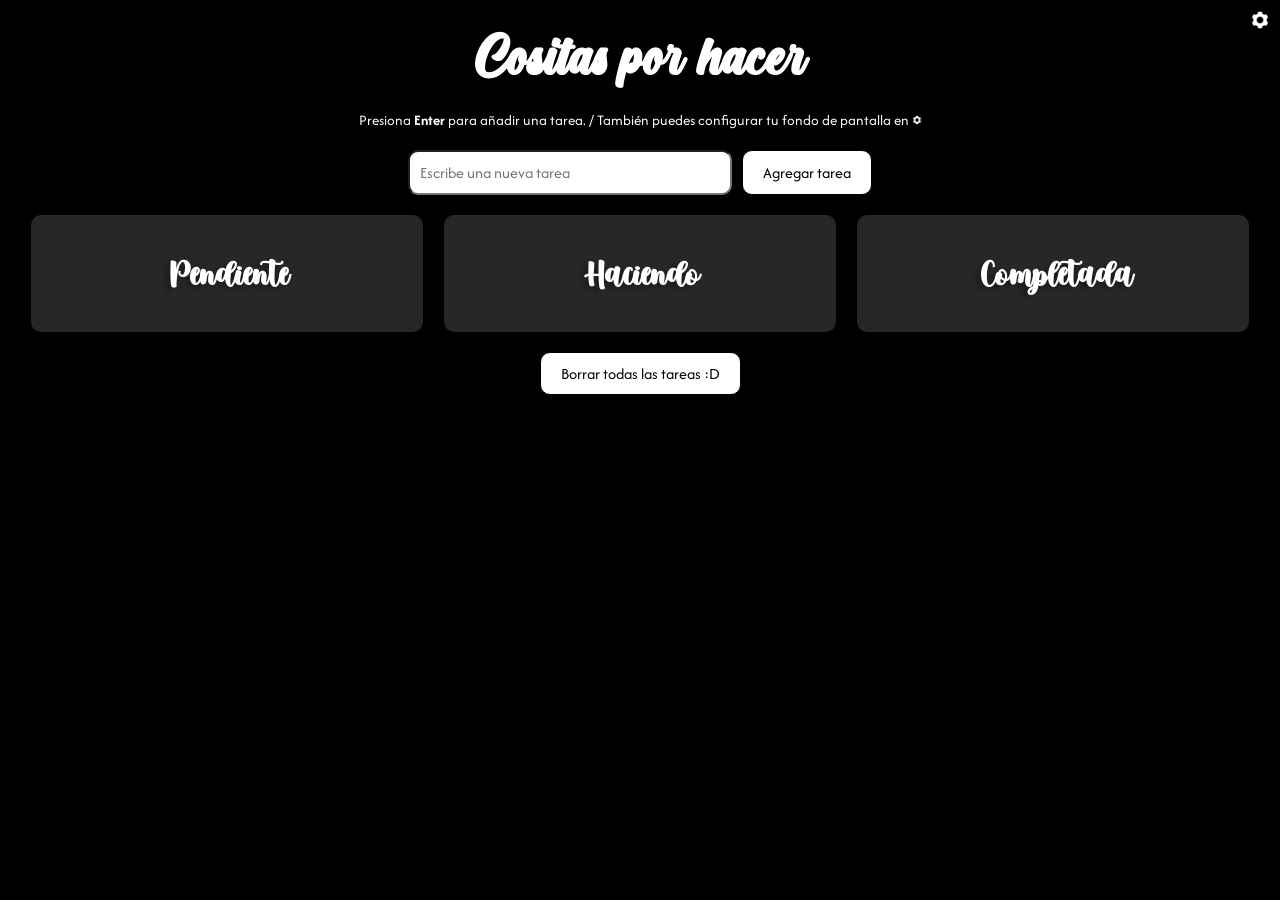
<file: LAB10/index.html>
<!DOCTYPE html>
<html lang="en">

<head>
    <meta charset="UTF-8">
    <meta name="viewport" content="width=device-width, initial-scale=1.0">
    <title>Cositas por hacer</title>
    <link rel="preconnect" href="https://fonts.googleapis.com">
    <link rel="preconnect" href="https://fonts.gstatic.com" crossorigin>
    <link href="https://fonts.googleapis.com/css2?family=Afacad+Flux:wght@100..1000&display=swap" rel="stylesheet">
    <link rel="stylesheet" href="style.css">
    <link rel="shortcut icon" href="iconos/icon.png">
    <link rel="stylesheet" href="https://cdnjs.cloudflare.com/ajax/libs/animate.css/4.1.1/animate.min.css" />
</head>

<body>
    <img id="settings-btn" src="iconos/settings.png" alt="Configuraciones">

    <div id="settings-panel">

        <h2 class="chooseh2">Elige un fondo de pantalla</h2>
        <div id="backgrounds"></div>
        
        <h2 class="chooseh2">Personaliza el color del hover de los botones</h2>
        <div class="color-customization">
            <input type="color" id="hover-color-picker" value="#52c0ff"> 
            <button id="apply-hover-color">Aplicar Color</button>
        </div>
        
        <button id="close-settings">Cerrar</button>
    </div>



    <h1 class="main-title animate__animated animate__flash">Cositas por hacer</h1>
    <p class="press-info animate__animated animate__fadeIn">Presiona <b>Enter</b> para añadir una tarea. / También
        puedes configurar tu fondo de pantalla en <img src="iconos/settings.png" style="width: 10px; height: auto;"
            alt="configuraciones"></p>
    <div class="task-input animate__animated animate__fadeIn animate__delay-1s">
        <input type="text" id="new-task" placeholder="Escribe una nueva tarea">
        <button id="add-task">Agregar tarea</button>
    </div>
    <div class="task-columns animate__animated animate__fadeIn animate__delay-2s">
        <div class="column">
            <h2>Pendiente</h2>
            <ul id="pendiente-tasks" class="animate__animated animate__backInUp"></ul>
        </div>
        <div class="column">
            <h2>Haciendo</h2>
            <ul id="haciendo-tasks"></ul>
        </div>
        <div class="column">
            <h2>Completada</h2>
            <ul id="completada-tasks"></ul>
        </div>
    </div>
    <div class="button-container animate__animated animate__fadeIn animate__delay-3s">
        <button id="clear-tasks">Borrar todas las tareas :D</button>
    </div>
    <script src="js/app.js"></script>
    <script src="js/conf.js"></script>
</body>

</html>
</file>
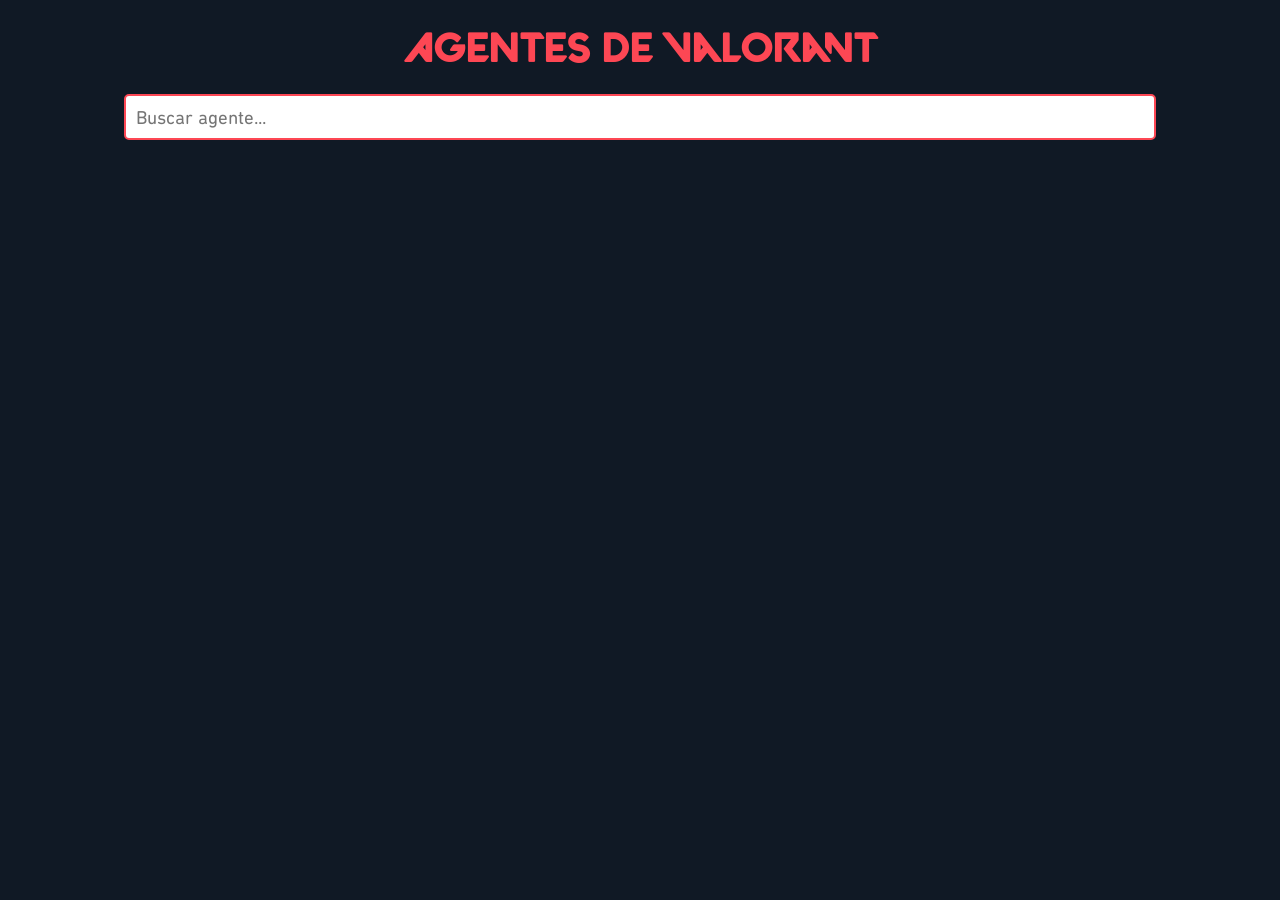
<file: LAB11/index.html>
<!DOCTYPE html>
<html lang="es">

<head>
    <meta charset="UTF-8">
    <meta name="viewport" content="width=device-width, initial-scale=1.0">
    <title>Agentes de Valorant</title>
    <link rel="stylesheet" href="style.css">
    <link rel="shortcut icon" href="logo.jpg">
</head>

<body>
    <h1>Agentes de Valorant</h1>
    <input type="text" id="search" placeholder="Buscar agente..." autocomplete="off">
    <div id="agents-container"></div>
    
    <script src="app.js"></script>
</body>

</html>
</file>
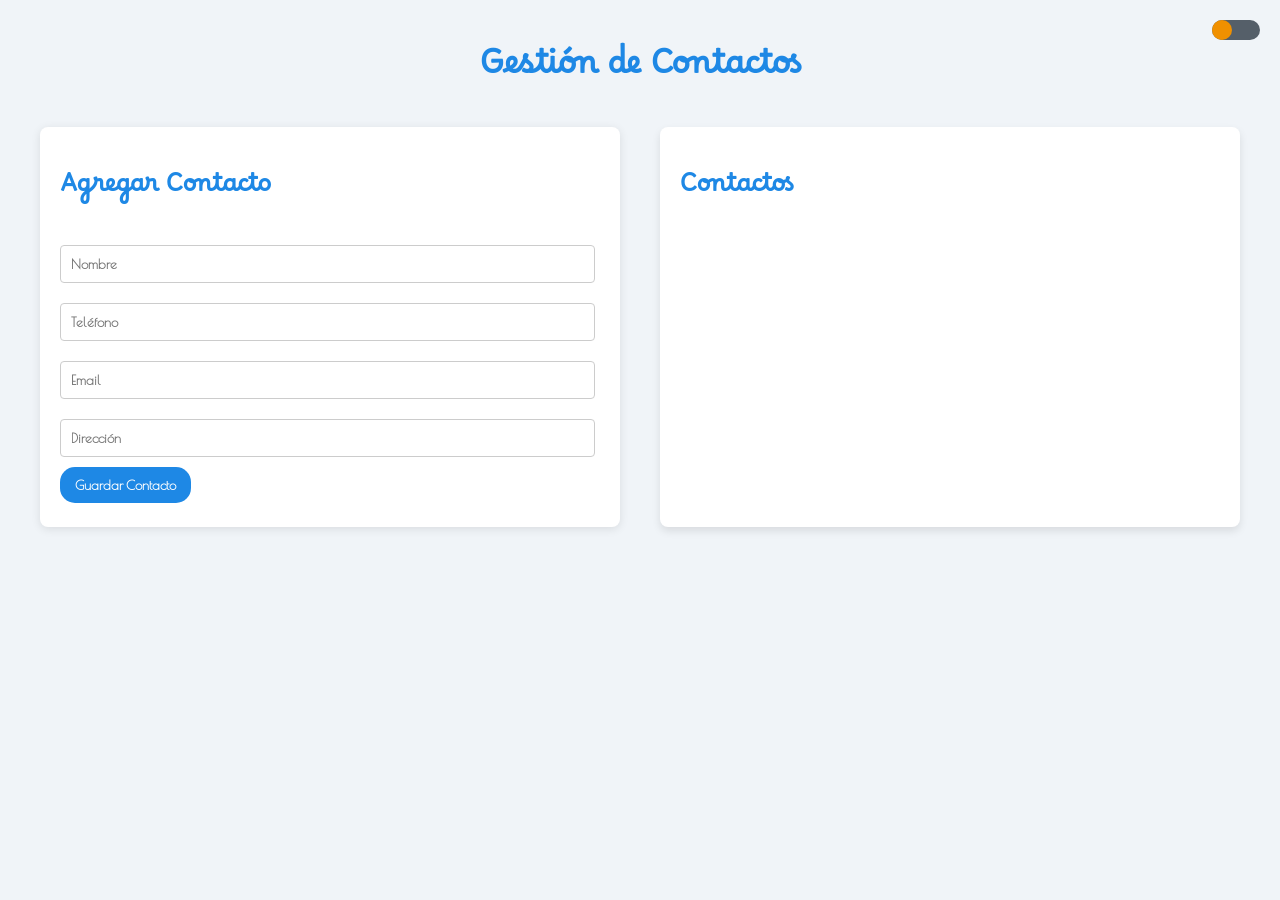
<file: LAB12/index.html>
<!DOCTYPE html>
<html lang="en">
<head>
    <meta charset="UTF-8">
    <meta name="viewport" content="width=device-width, initial-scale=1.0">
    <title>Gestión de Contactos</title>
    <link rel="stylesheet" href="styles.css">
    <link rel="preconnect" href="https://fonts.googleapis.com">
    <link rel="preconnect" href="https://fonts.gstatic.com" crossorigin>
    <link href="https://fonts.googleapis.com/css2?family=Borel&family=Poiret+One&display=swap" rel="stylesheet">
</head>

<body>
    <h1>Gestión de Contactos</h1>
    <div class="container">
        <section id="contact-form">
            <h2>Agregar Contacto</h2>
            <form id="form">
                <input type="text" id="name" placeholder="Nombre" required>
                <input type="tel" id="phone" placeholder="Teléfono" required pattern="[0-9]*">
                <input type="email" id="email" placeholder="Email">
                <input type="text" id="address" placeholder="Dirección">
                <button type="submit">Guardar Contacto</button>
            </form>
        </section>

        <section id="contacts-list">
            <h2>Contactos</h2>
            <div id="contacts"></div>
        </section>
    </div>

    <label class="ui-switch">
        <input type="checkbox">
        <div class="slider">
          <div class="circle"></div>
        </div>
      </label>

    <script src="script.js"></script>
</body>
</html>
</file>
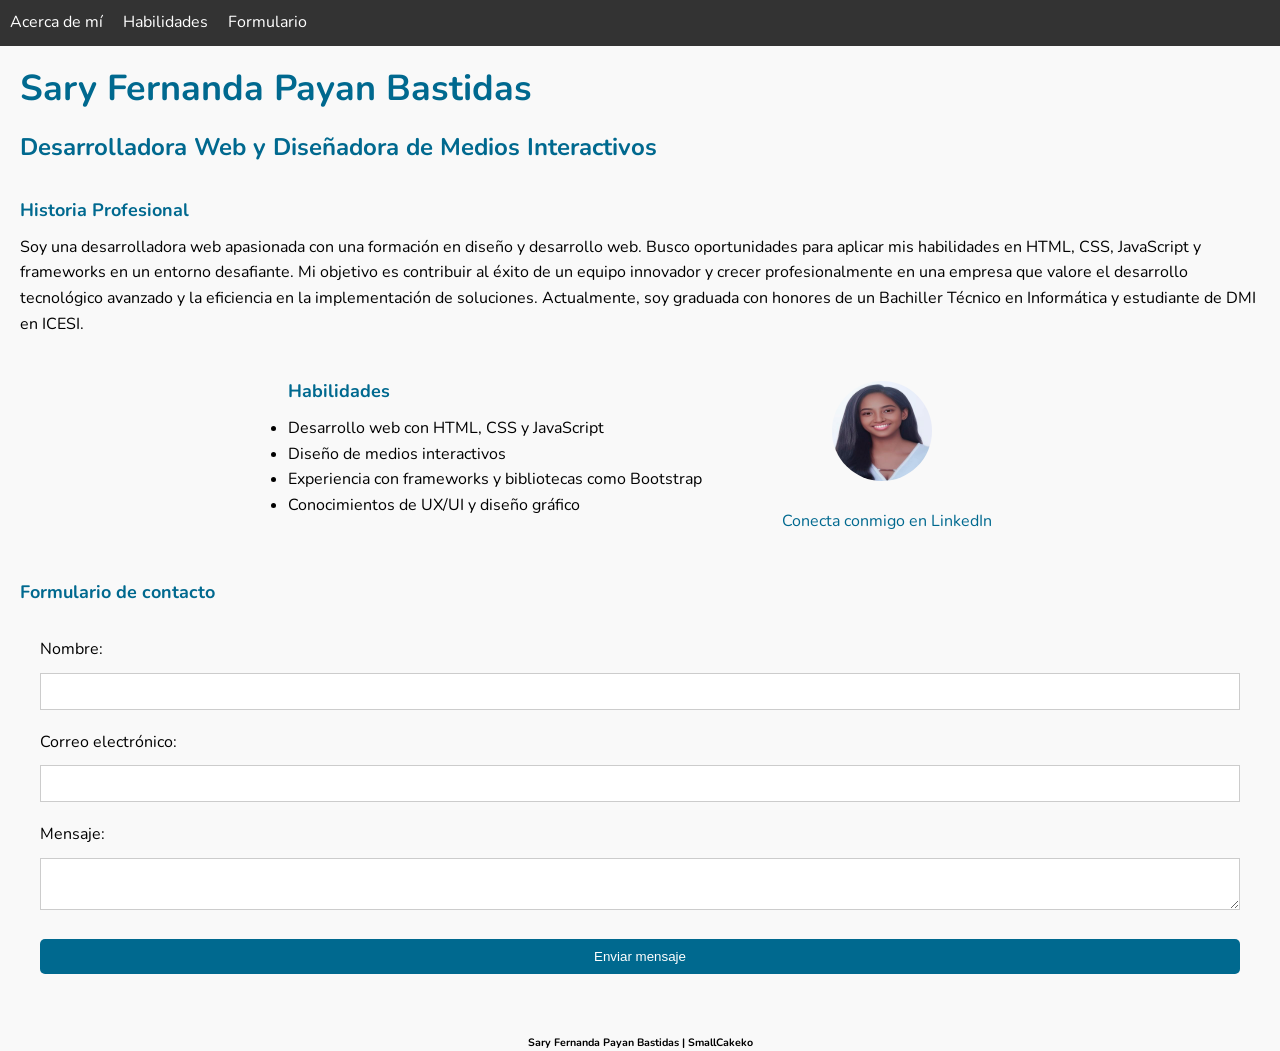
<file: LAB2/index.html>
<!DOCTYPE html>
<html lang="en">
<head>
  <meta charset="UTF-8">
  <meta name="viewport" content="width=device-width, initial-scale=1.0">
  <title>Sary Fernanda Payan Bastidas</title>
  <link rel="stylesheet" href="style.css"  type="text/css">
</head>
<body>
  <header>
    <h1>Sary Fernanda Payan Bastidas</h1>
    <h2>Desarrolladora Web y Diseñadora de Medios Interactivos</h2>
  </header>
  <nav>
    <ul>
      <li><a href="#about">Acerca de mí</a></li>
      <li><a href="#skills">Habilidades</a></li>
      <li><a href="#formu">Formulario</a></li>
    </ul>
  </nav>
  <main>
    <section id="about">
      <h3>Historia Profesional</h3>
      <p>Soy una desarrolladora web apasionada con una formación en diseño y desarrollo web. Busco oportunidades para aplicar mis habilidades en HTML, CSS, JavaScript y frameworks en un entorno desafiante. Mi objetivo es contribuir al éxito de un equipo innovador y crecer profesionalmente en una empresa que valore el desarrollo tecnológico avanzado y la eficiencia en la implementación de soluciones. Actualmente, soy graduada con honores de un Bachiller Técnico en Informática y estudiante de DMI en ICESI.</p>
    </section>
    <section id="contact">
      <div class="contact-container">
      <div class="flex-container">
        <div class="skills">
          <h3>Habilidades</h3>
          <ul>
            <li>Desarrollo web con HTML, CSS y JavaScript</li>
            <li>Diseño de medios interactivos</li>
            <li>Experiencia con frameworks y bibliotecas como Bootstrap</li>
            <li>Conocimientos de UX/UI y diseño gráfico</li>
          </ul>
        </div>
      </div>
        <div class="profile-pic-container">
          <img src="uwu.png" alt="Una foto de Sary Fernanda Payan Bastidas">
          <div class="linkedin">
            <a href="https://www.linkedin.com/in/sary-fernanda-payan-bastidas-1a6242283/">Conecta conmigo en LinkedIn</a>
          </div>
        </div>
      </div>
    </section>
  </main>
  <article id="formu">
    <h3>Formulario de contacto</h3>
    <form>
      <label for="name">Nombre:</label>
      <input type="text" id="name" name="name"><br>

      <label for="email">Correo electrónico:</label>
      <input type="email" id="email" name="email"><br>

      <label for="message">Mensaje:</label>
      <textarea id="message" name="message"></textarea><br>

      <input type="submit" value="Enviar mensaje">  <!-- BTN -->
    </form>
  </article>
  <footer>
    <h6>Sary Fernanda Payan Bastidas | SmallCakeko</h6>
  </footer>
</body>
</html>
</file>
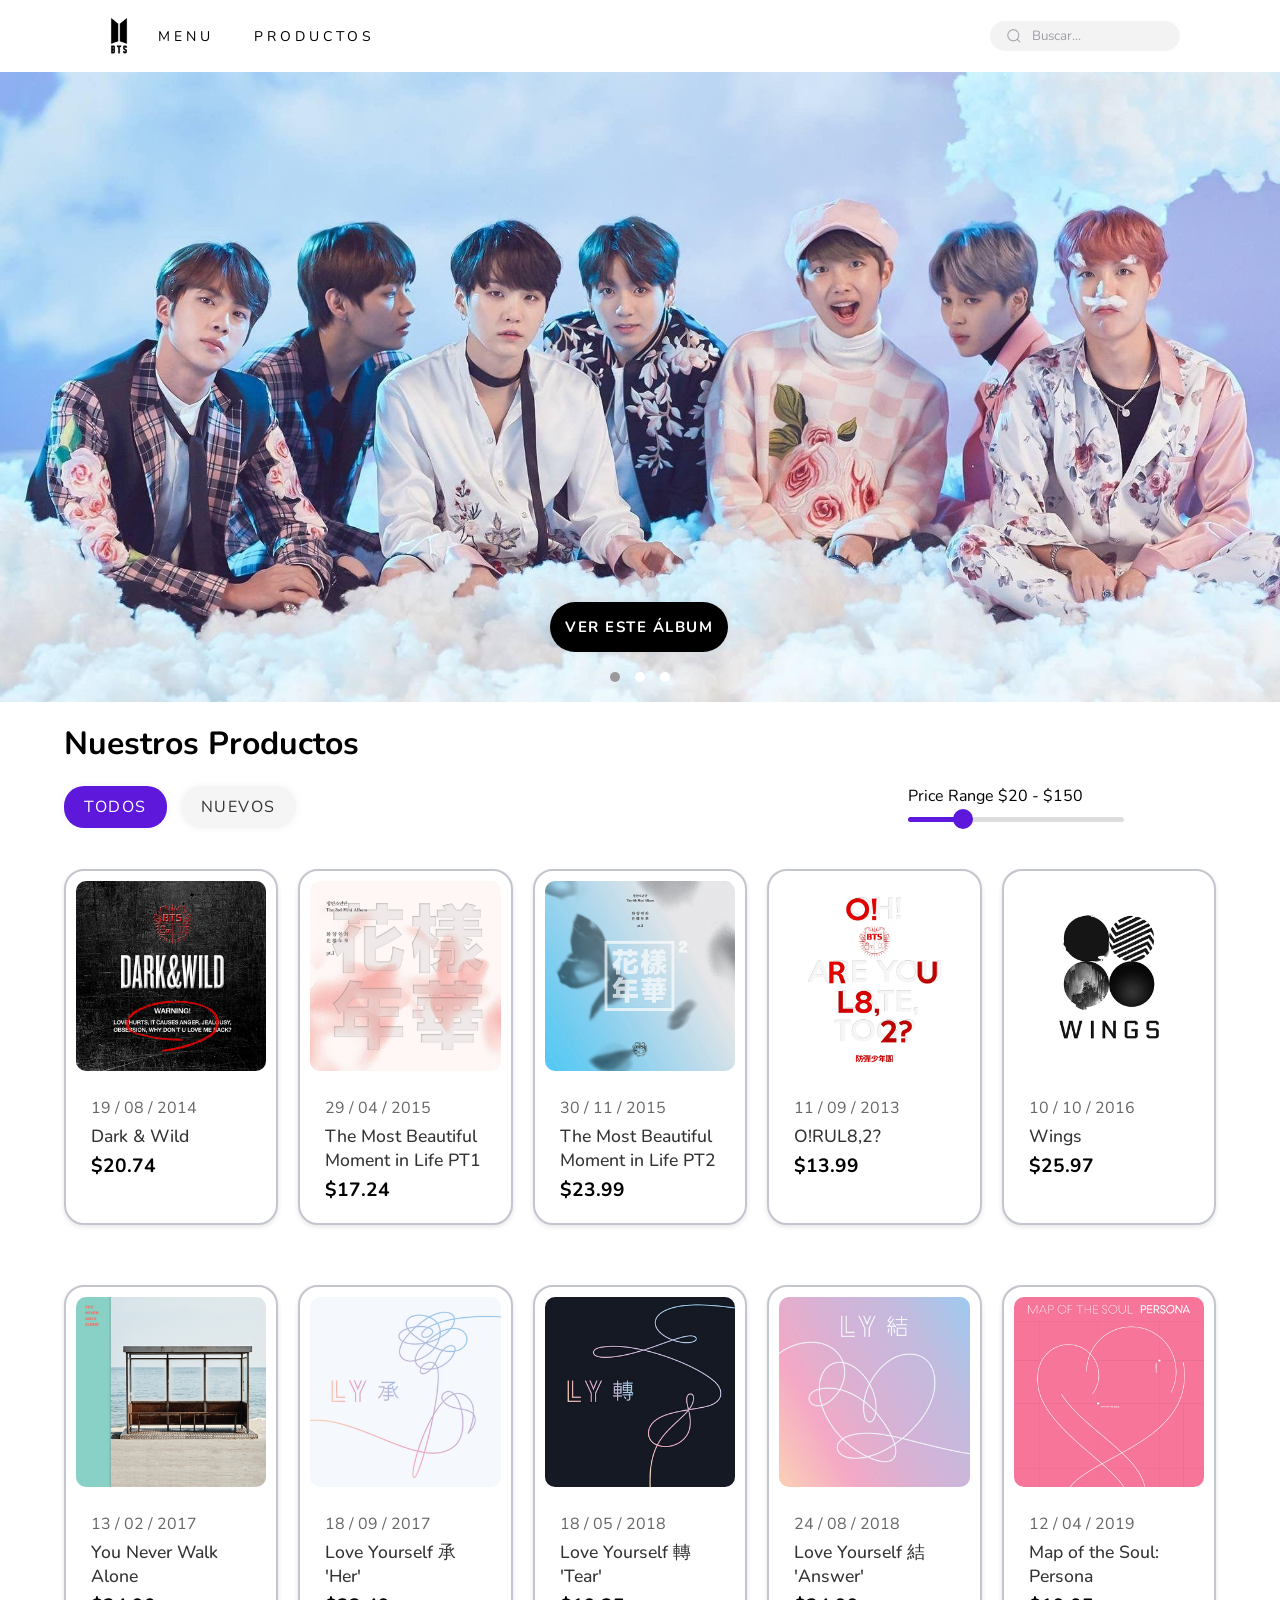
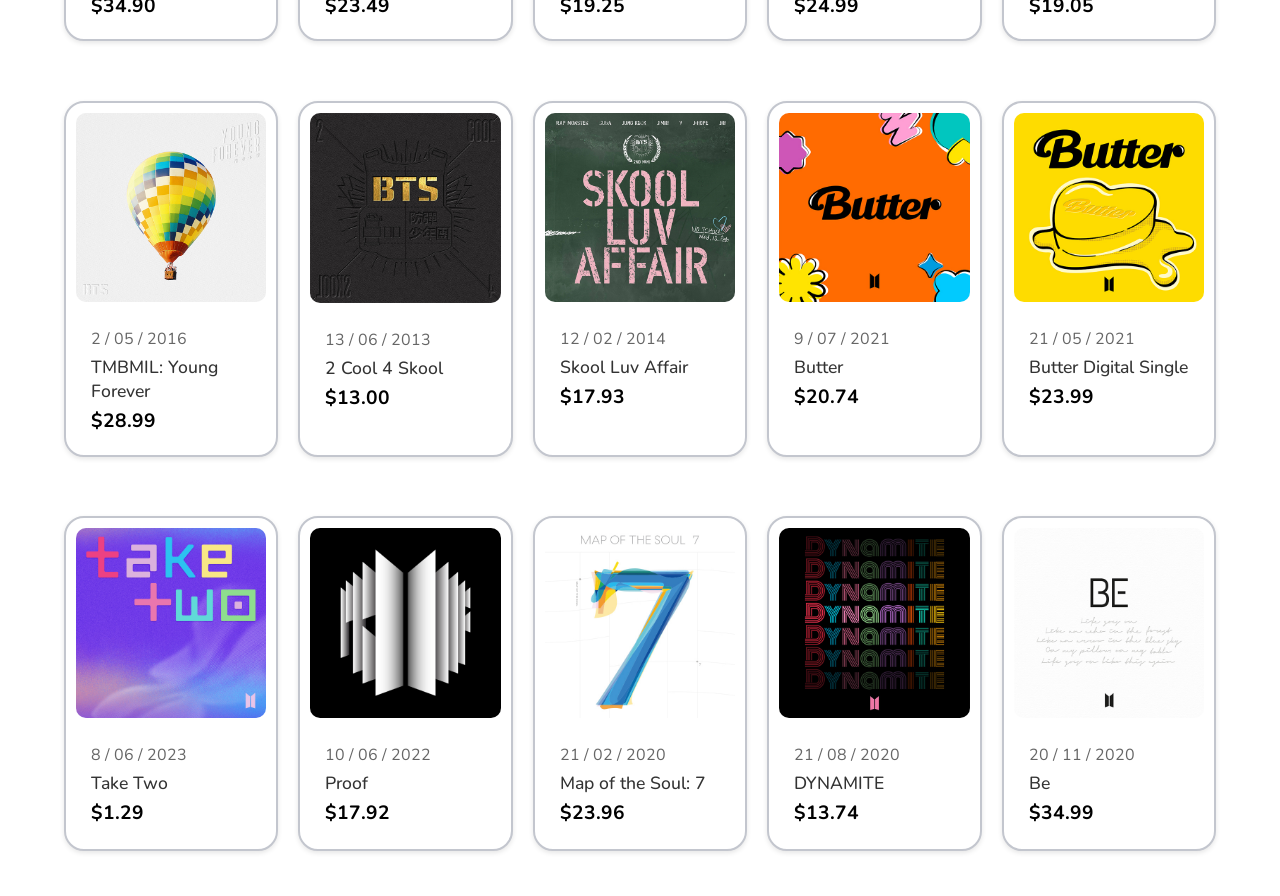
<file: LAB5/index.html>
<!DOCTYPE html>
<html lang="es">

<head>
    <meta charset="UTF-8">
    <meta name="viewport" content="width=device-width, initial-scale=1.0">
    <title>Magic Shop</title>
    <link rel="stylesheet" href="index.css">
    <link rel="preconnect" href="https://fonts.googleapis.com">
    <link rel="preconnect" href="https://fonts.gstatic.com" crossorigin>
    <link
        href="https://fonts.googleapis.com/css2?family=Nunito:ital,wght@0,200..1000;1,200..1000&family=SUSE:wght@100..800&display=swap"
        rel="stylesheet">

</head>

<body>

    <nav>
        <img src="imgs/logomenunegro.png" alt="logodebts" class="logodebts">
        <button class="cta">
            <span class="hover-underline-animation"> Menu </span>
        </button>
        <button class="cta">

            <a href="#Productos"><span class="hover-underline-animation"> Productos </span></a>

        </button>

        <div class="buscador">
            <input type="text" class="inputbuscar" placeholder="Buscar...">
            <svg class="icon" aria-hidden="true" viewBox="0 0 24 24">
                <g>
                    <path
                        d="M21.53 20.47l-3.66-3.66C19.195 15.24 20 13.214 20 11c0-4.97-4.03-9-9-9s-9 4.03-9 9 4.03 9 9 9c2.215 0 4.24-.804 5.808-2.13l3.66 3.66c.147.146.34.22.53.22s.385-.073.53-.22c.295-.293.295-.767.002-1.06zM3.5 11c0-4.135 3.365-7.5 7.5-7.5s7.5 3.365 7.5 7.5-3.365 7.5-7.5 7.5-7.5-3.365-7.5-7.5z">
                    </path>
                </g>
            </svg>
            </svg>
        </div>
    </nav>

    <header>
        <div class="ContainerHeader">
            <div class="ContainerCenter">
                <input class="inputc" type="radio" name="Carrusel" id="Slider1" checked>
                <input class="inputc" type="radio" name="Carrusel" id="Slider2">
                <input class="inputc" type="radio" name="Carrusel" id="Slider3">

                <div class="Carrusels">
                    <div class="Carrusel" style="background-image: url(imgs/Carrusel/11.jpg);"></div>
                    <div class="Carrusel" style="background-image: url(imgs/Carrusel/55.jpg);"></div>
                    <div class="Carrusel" style="background-image: url(imgs/Carrusel/33.jpg);"></div>

                    <label for="Slider3" class="ArrowLeft Arrow1">
                        <a href="product_detail.html?img=5.jpg&title=Wings" class="abva" data-img="5.jpg" data-title="Wings"><button class="CarruselText buttonva">
                                Ver este Álbum
                            </button></a>
                    </label>
                    <label for="Slider1" class="ArrowLeft Arrow2">
                        <a href="product_detail.html?img=18.jpg&title=Map%20of%20the%20Soul%3A%207" class="abva" data-img="18.jpg" data-title="Map of the Soul: 7"><button class="CarruselText buttonva">
                                Ver este Álbum
                            </button></a>
                    </label>
                    <label for="Slider2" class="ArrowLeft Arrow3">
                        <a href="product_detail.html?img=5.jpg&title=Wings" class="abva" data-img="5.jpg" data-title="Wings"><button class="CarruselText buttonva">
                                Ver este Álbum
                            </button></a>
                    </label>

                    <label for="Slider2" class="ArrowRight Arrow1"></label>
                    <label for="Slider3" class="ArrowRight Arrow2"></label>
                    <label for="Slider1" class="ArrowRight Arrow3"></label>
                </div>

                <div class="Selectors">
                    <label for="Slider1" class="Selector"></label>
                    <label for="Slider2" class="Selector"></label>
                    <label for="Slider3" class="Selector"></label>
                </div>
            </div>
        </div>
    </header>

    <section>
        <div class="container" id="Productos">

            <h1 class="np">
                Nuestros Productos
            </h1>

            <div class="filter-bar">
                <div>
                    <button class="prol">
                        Todos
                    </button>
                    <button class="prol">
                        Nuevos
                    </button>
                </div>
                <div class="price-range">
                    <span>
                        Price Range $20 - $150
                    </span>
                    <input max="150" min="20" type="range" value="50" class="rango" />
                </div>
            </div>

            <div class="products">
                <div class="product-card card" data-img="1.jpg" data-title="Dark & Wild">
                    <img alt="Album #1" src="imgs/Productos/1.jpg" />
                    <div class="product-info">
                        <p>19 / 08 / 2014</p>
                        <h3>Dark & Wild</h3>
                        <p class="price">$20.74</p>
                    </div>
                    <a href="product_detail.html?img=1.jpg&title=Dark%20%26%20Wild">
                        <button class="card-button">Más Info</button>
                    </a>
                </div>

                <div class="product-card card" data-img="2.jpg" data-title="The Most Beautiful Moment in Life PT1">
                    <img alt="Album #2" src="imgs/Productos/2.jpg" />
                    <div class="product-info">
                        <p>29 / 04 / 2015</p>
                        <h3>The Most Beautiful Moment in Life PT1</h3>
                        <p class="price">$17.24</p>
                    </div>
                    <a href="product_detail.html?img=2.jpg&title=The%20Most%20Beautiful%20Moment%20in%20Life%20PT1">
                        <button class="card-button">Más Info</button>
                    </a>
                </div>

                <div class="product-card card" data-img="3.jpg" data-title="The Most Beautiful Moment in Life PT2">
                    <img alt="Album #3" src="imgs/Productos/3.jpg" />
                    <div class="product-info">
                        <p>30 / 11 / 2015</p>
                        <h3>The Most Beautiful Moment in Life PT2</h3>
                        <p class="price">$23.99</p>
                    </div>
                    <a href="product_detail.html?img=3.jpg&title=The%20Most%20Beautiful%20Moment%20in%20Life%20PT2">
                        <button class="card-button">Más Info</button>
                    </a>
                </div>

                <div class="product-card card" data-img="4.jpg" data-title="O!RUL8,2?">
                    <img alt="Album #4" src="imgs/Productos/4.jpg" />
                    <div class="product-info">
                        <p>11 / 09 / 2013</p>
                        <h3>O!RUL8,2?</h3>
                        <p class="price">$13.99</p>
                    </div>
                    <a href="product_detail.html?img=4.jpg&title=O!RUL8%2C2%3F">
                        <button class="card-button">Más Info</button>
                    </a>
                </div>

                <div class="product-card card" data-img="5.jpg" data-title="Wings">
                    <img alt="Album #5" src="imgs/Productos/5.jpg" />
                    <div class="product-info">
                        <p>10 / 10 / 2016</p>
                        <h3>Wings</h3>
                        <p class="price">$25.97</p>
                    </div>
                    <a href="product_detail.html?img=5.jpg&title=Wings">
                        <button class="card-button">Más Info</button>
                    </a>
                </div>

                <div class="product-card card" data-img="6.jpg" data-title="You Never Walk Alone">
                    <img alt="Album #6" src="imgs/Productos/6.jpg" />
                    <div class="product-info">
                        <p>13 / 02 / 2017</p>
                        <h3>You Never Walk Alone</h3>
                        <p class="price">$34.90</p>
                    </div>
                    <a href="product_detail.html?img=6.jpg&title=You%20Never%20Walk%20Alone">
                        <button class="card-button">Más Info</button>
                    </a>
                </div>

                <div class="product-card card" data-img="7.jpg" data-title="Love Yourself 承 'Her'">
                    <img alt="Album #7" src="imgs/Productos/7.jpg" />
                    <div class="product-info">
                        <p>18 / 09 / 2017</p>
                        <h3>Love Yourself 承 'Her'</h3>
                        <p class="price">$23.49</p>
                    </div>
                    <a href="product_detail.html?img=7.jpg&title=Love%20Yourself%20%E6%89%BF%20%27Her%27">
                        <button class="card-button">Más Info</button>
                    </a>
                </div>

                <div class="product-card card" data-img="8.jpg" data-title="Love Yourself 轉 'Tear'">
                    <img alt="Album #8" src="imgs/Productos/8.jpg" />
                    <div class="product-info">
                        <p>18 / 05 / 2018</p>
                        <h3>Love Yourself 轉 'Tear'</h3>
                        <p class="price">$19.25</p>
                    </div>
                    <a href="product_detail.html?img=8.jpg&title=Love%20Yourself%20%E8%BD%89%20%27Tear%27">
                        <button class="card-button">Más Info</button>
                    </a>
                </div>

                <div class="product-card card" data-img="9.jpg" data-title="Love Yourself 結 'Answer'">
                    <img alt="Album #9" src="imgs/Productos/9.jpg" />
                    <div class="product-info">
                        <p>24 / 08 / 2018</p>
                        <h3>Love Yourself 結 'Answer'</h3>
                        <p class="price">$24.99</p>
                    </div>
                    <a href="product_detail.html?img=9.jpg&title=Love%20Yourself%20%E7%B5%90%20%27Answer%27">
                        <button class="card-button">Más Info</button>
                    </a>
                </div>

                <div class="product-card card" data-img="10.jpg" data-title="Map of the Soul: Persona">
                    <img alt="Album #10" src="imgs/Productos/10.jpg" />
                    <div class="product-info">
                        <p>12 / 04 / 2019</p>
                        <h3>Map of the Soul: Persona</h3>
                        <p class="price">$19.05</p>
                    </div>
                    <a href="product_detail.html?img=10.jpg&title=Map%20of%20the%20Soul%3A%20Persona">
                        <button class="card-button">Más Info</button>
                    </a>
                </div>

                <div class="product-card card" data-img="11.jpg" data-title="TMBMIL: Young Forever">
                    <img alt="Album #11" src="imgs/Productos/11.jpg" />
                    <div class="product-info">
                        <p>2 / 05 / 2016</p>
                        <h3>TMBMIL: Young Forever</h3>
                        <p class="price">$28.99</p>
                    </div>
                    <a href="product_detail.html?img=11.jpg&title=TMBMIL%3A%20Young%20Forever">
                        <button class="card-button">Más Info</button>
                    </a>
                </div>

                <div class="product-card card" data-img="12.jpg" data-title="2 Cool 4 Skool">
                    <img alt="Album #12" src="imgs/Productos/12.jpg" />
                    <div class="product-info">
                        <p>13 / 06 / 2013</p>
                        <h3>2 Cool 4 Skool</h3>
                        <p class="price">$13.00</p>
                    </div>
                    <a href="product_detail.html?img=12.jpg&title=2%20Cool%204%20Skool">
                        <button class="card-button">Más Info</button>
                    </a>
                </div>

                <div class="product-card card" data-img="13.jpg" data-title="Skool Luv Affair">
                    <img alt="Album #13" src="imgs/Productos/13.jpg" />
                    <div class="product-info">
                        <p>12 / 02 / 2014</p>
                        <h3>Skool Luv Affair</h3>
                        <p class="price">$17.93</p>
                    </div>
                    <a href="product_detail.html?img=13.jpg&title=Skool%20Luv%20Affair">
                        <button class="card-button">Más Info</button>
                    </a>
                </div>

                <div class="product-card card" data-img="14.jpg" data-title="Butter">
                    <img alt="Album #14" src="imgs/Productos/14.jpg" />
                    <div class="product-info">
                        <p>9 / 07 / 2021</p>
                        <h3>Butter</h3>
                        <p class="price">$20.74</p>
                    </div>
                    <a href="product_detail.html?img=14.jpg&title=Butter">
                        <button class="card-button">Más Info</button>
                    </a>
                </div>

                <div class="product-card card" data-img="15.jpg" data-title="Butter Digital Single">
                    <img alt="Album #15" src="imgs/Productos/15.jpg" />
                    <div class="product-info">
                        <p>21 / 05 / 2021</p>
                        <h3>Butter Digital Single</h3>
                        <p class="price">$23.99</p>
                    </div>
                    <a href="product_detail.html?img=15.jpg&title=Butter%20Digital%20Single">
                        <button class="card-button">Más Info</button>
                    </a>
                </div>

                <div class="product-card card" data-img="16.png" data-title="Take Two">
                    <img alt="Album #16" src="imgs/Productos/16.png" />
                    <div class="product-info">
                        <p>8 / 06 / 2023</p>
                        <h3>Take Two</h3>
                        <p class="price">$1.29</p>
                    </div>
                    <a href="product_detail.html?img=16.png&title=Take%20Two">
                        <button class="card-button">Más Info</button>
                    </a>
                </div>

                <div class="product-card card" data-img="17.png" data-title="Proof">
                    <img alt="Album #17" src="imgs/Productos/17.png" />
                    <div class="product-info">
                        <p>10 / 06 / 2022</p>
                        <h3>Proof</h3>
                        <p class="price">$17.92</p>
                    </div>
                    <a href="product_detail.html?img=17.png&title=Proof">
                        <button class="card-button">Más Info</button>
                    </a>
                </div>

                <div class="product-card card" data-img="18.jpg" data-title="Map of the Soul: 7">
                    <img alt="Album #18" src="imgs/Productos/18.jpg" />
                    <div class="product-info">
                        <p>21 / 02 / 2020</p>
                        <h3>Map of the Soul: 7</h3>
                        <p class="price">$23.96</p>
                    </div>
                    <a href="product_detail.html?img=18.jpg&title=Map%20of%20the%20Soul%3A%207">
                        <button class="card-button">Más Info</button>
                    </a>
                </div>

                <div class="product-card card" data-img="19.jpg" data-title="DYNAMITE">
                    <img alt="Album #19" src="imgs/Productos/19.jpg" />
                    <div class="product-info">
                        <p>21 / 08 / 2020</p>
                        <h3>DYNAMITE</h3>
                        <p class="price">$13.74</p>
                    </div>
                    <a href="product_detail.html?img=19.jpg&title=DYNAMITE">
                        <button class="card-button">Más Info</button>
                    </a>
                </div>

                <div class="product-card card" data-img="20.jpg" data-title="Be">
                    <img alt="Album #20" src="imgs/Productos/20.jpg" />
                    <div class="product-info">
                        <p>20 / 11 / 2020</p>
                        <h3>Be</h3>
                        <p class="price">$34.99</p>
                    </div>
                    <a href="product_detail.html?img=20.jpg&title=Be">
                        <button class="card-button">Más Info</button>
                    </a>
                </div>
            </div>
        </div>
    </section>

    <script>
        const rangeInput = document.querySelector('.rango');

        function updateBackground() {
            const min = rangeInput.min;
            const max = rangeInput.max;
            const val = rangeInput.value;

            rangeInput.style.setProperty('--val', val);
        }

        rangeInput.addEventListener('input', updateBackground);

        // Inicializar la primera vez
        updateBackground();

    </script>

</body>

</html>
</file>
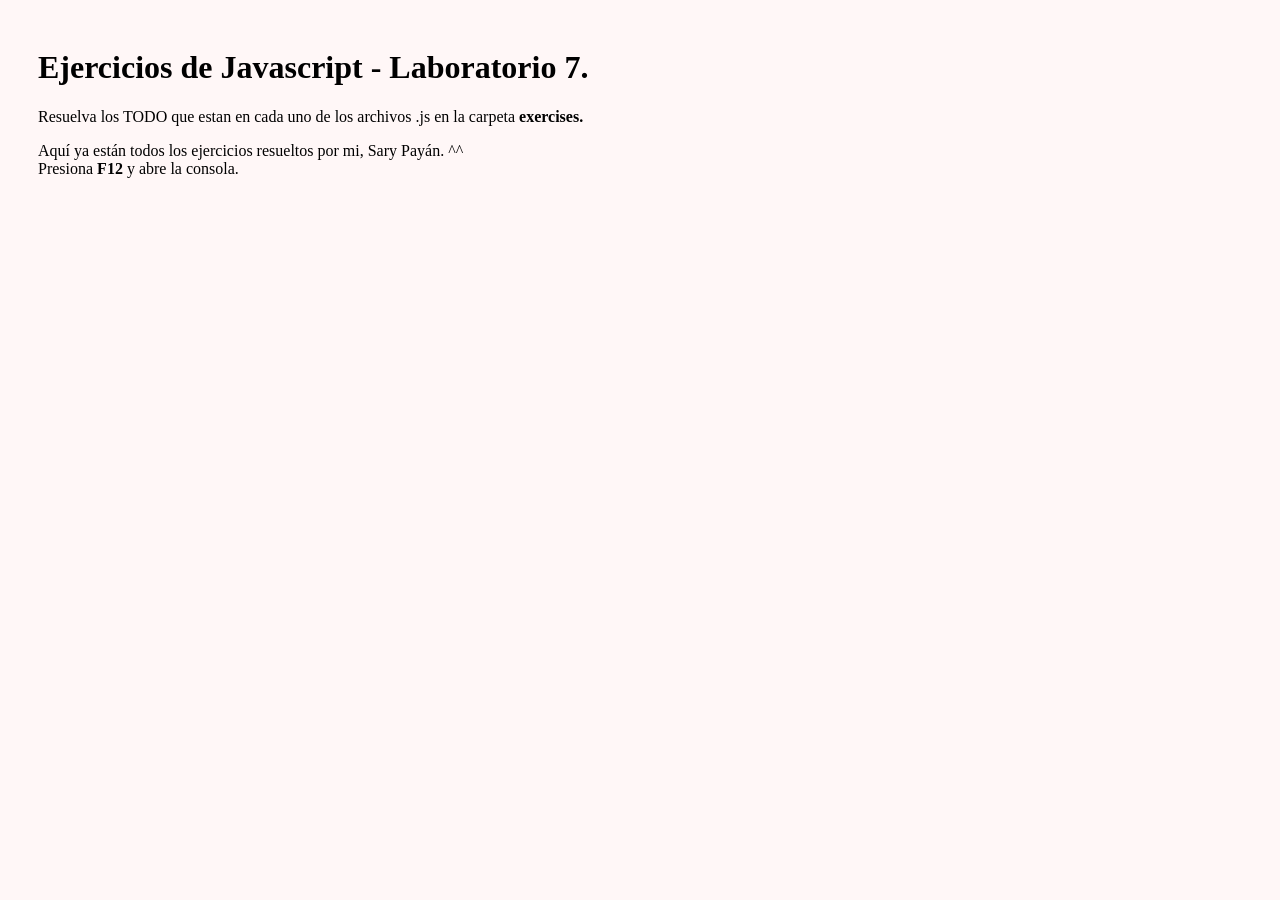
<file: LAB7/index.html>
<!DOCTYPE html>
<html lang="es">

<head>
    <meta charset="UTF-8">
    <meta name="viewport" content="width=device-width, initial-scale=1.0">
    <title>JS Exercises | Sary Fda. Payan Bastidas</title>
</head>

<body style="font-family: Montserrat; padding-left: 30px; padding-top: 20px; background-color: rgb(255, 247, 247);">
    <h1>Ejercicios de Javascript - Laboratorio 7.</h1>
    <p>Resuelva los TODO que estan en cada uno de los archivos .js en la carpeta <strong>exercises.</strong></p>

    <p>Aquí ya están todos los ejercicios resueltos por mi, Sary Payán. ^^
        <br>
        Presiona <b>F12</b> y abre la consola.
    </p>
    <script src="./exercises/exercise1.js"></script>
    <script src="./exercises/exercise2.js"></script>
    <script src="./exercises/exercise3.js"></script>
    <script src="./exercises/exercise4.js"></script>
    <script src="./exercises/exercise5.js"></script>
    <script src="./exercises/exercise6.js"></script>
    <script src="./exercises/exercise7.js"></script>
    <script src="./exercises/exercise8.js"></script>
    <script src="./exercises/exercise9.js"></script>
    <script src="./exercises/exercise10.js"></script>
</body>

</html>
</file>
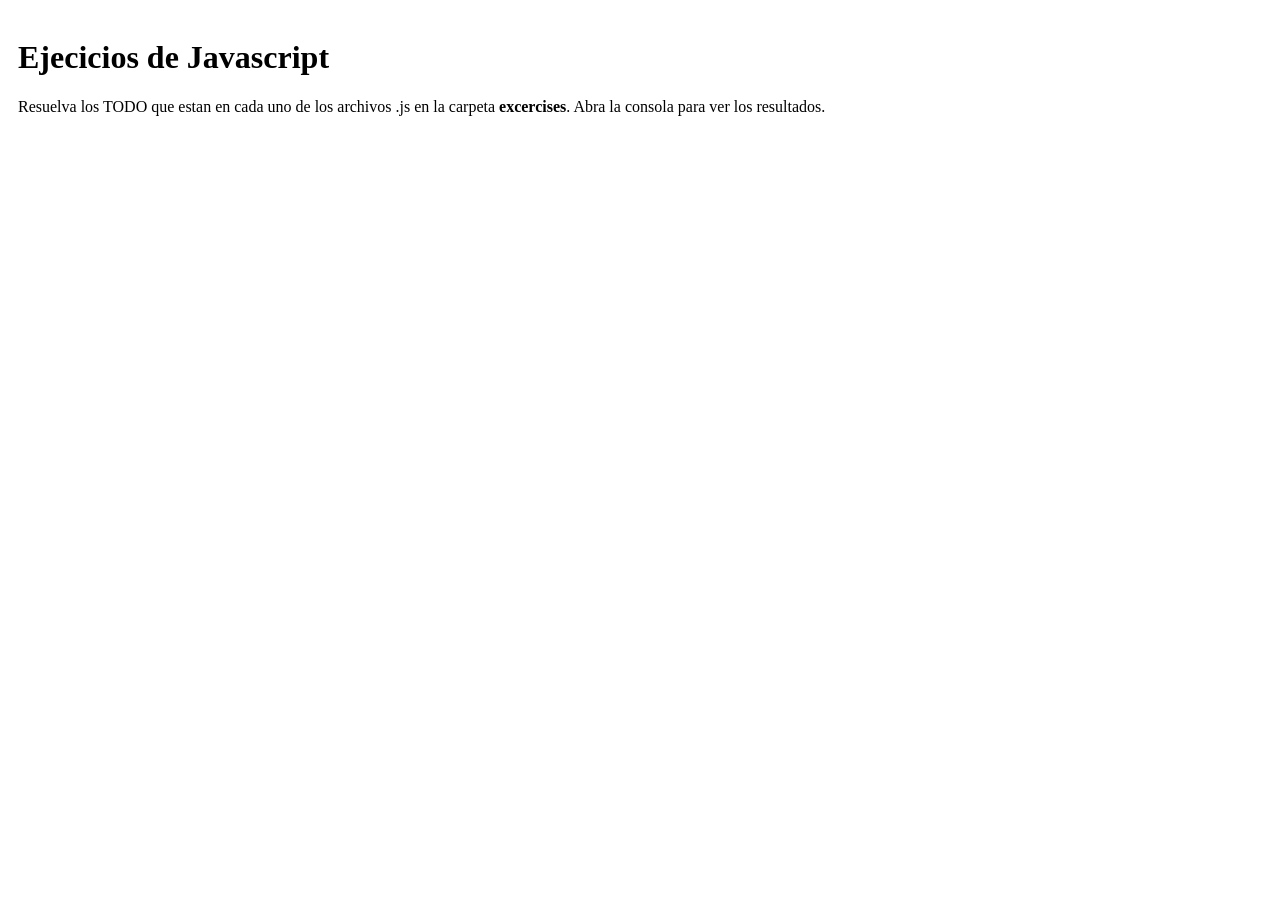
<file: LAB8/index.html>
<!DOCTYPE html>
<html lang="en">

<head>
    <meta charset="UTF-8">
    <meta name="viewport" content="width=device-width, initial-scale=1.0">
    <title>JS Excercises - Loops</title>
</head>

<style>
    body{
        font-family: montserrat;
        padding: 10px;
    }
</style>

<body>
    <h1>Ejecicios de Javascript</h1>
    <p>Resuelva los TODO que estan en cada uno de los archivos .js en la carpeta <strong>excercises</strong>.
        Abra la consola para ver los resultados.
    </p>
    <script src="./excercises/excercise1.js"></script>
    <script src="./excercises/excercise2.js"></script>
    <script src="./excercises/excercise3.js"></script>
    <script src="./excercises/excercise4.js"></script>
    <script src="./excercises/excercise5.js"></script>
    <script src="./excercises/excercise6.js"></script>
    <script src="./excercises/excercise7.js"></script>
    <script src="./excercises/excercise8.js"></script>
    <script src="./excercises/excercise9.js"></script>
    <script src="./excercises/excercise10.js"></script>
    <script src="./excercises/excercise11.js"></script>
    <script src="./excercises/excercise12.js"></script>
    <script src="./excercises/excercise13.js"></script>
    <script src="./excercises/excercise14.js"></script>
</body>

</html>
</file>
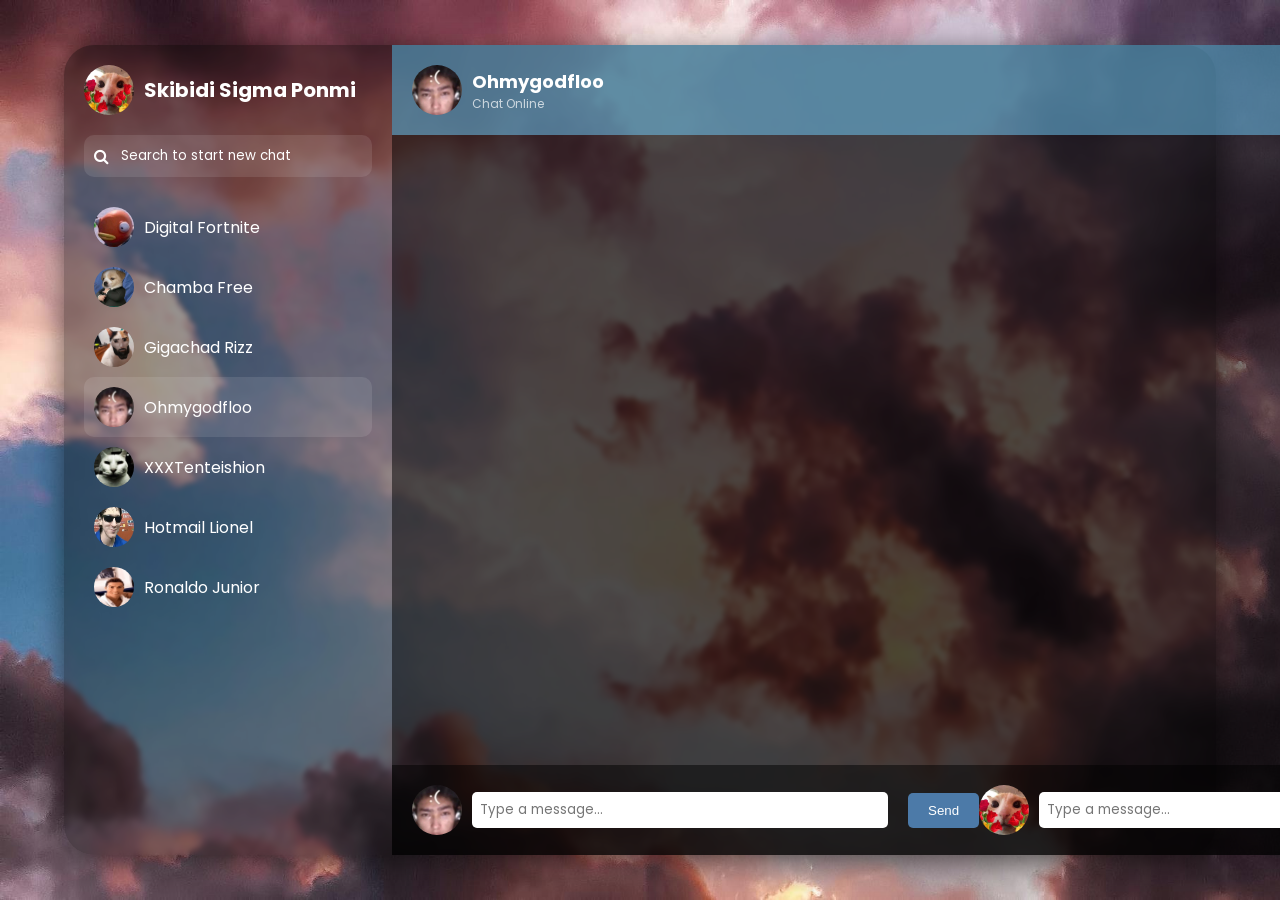
<file: LAB9/index.html>
<!DOCTYPE html>
<html lang="en">

<head>
    <meta charset="UTF-8">
    <meta name="viewport" content="width=device-width, initial-scale=1.0">
    <link rel="stylesheet" href="index.css">
    <title>Glowr | Social Network</title>
    <link href="https://cdnjs.cloudflare.com/ajax/libs/font-awesome/4.7.0/css/font-awesome.min.css" rel="stylesheet" />
    <link rel="preconnect" href="https://fonts.googleapis.com">
    <link rel="preconnect" href="https://fonts.gstatic.com" crossorigin>
    <link
        href="https://fonts.googleapis.com/css2?family=Poppins:ital,wght@0,100;0,200;0,300;0,400;0,500;0,600;0,700;0,800;0,900;1,100;1,200;1,300;1,400;1,500;1,600;1,700;1,800;1,900&display=swap"
        rel="stylesheet">
    <link href="https://fonts.googleapis.com/css2?family=Fredoka:wght@300..700&display=swap" rel="stylesheet">
    <link rel="icon" href="img/icono.ico">
</head>

<body>
    <div class="container">
        <div class="sidebar">
            <div class="header">
                <img alt="User profile picture" height="50" src="img/profile.jpeg" width="50" />
                <h2>
                    Skibidi Sigma Ponmi
                </h2>
            </div>
            <div class="search">
                <i class="fa fa-search"></i>
                <input class="buscarinput" placeholder="Search to start new chat" type="text" />
            </div>
            <div class="contacts">
                <div class="contact">
                    <img alt="Contact profile picture" height="40" src="img/profile1.jpeg" width="40" />
                    <div class="name">
                        Digital Fortnite
                    </div>
                </div>
                <div class="contact">
                    <img alt="Contact profile picture" height="40" src="img/profile2.jpeg" width="40" />
                    <div class="name">
                        Chamba
                        Free
                    </div>
                </div>
                <div class="contact">
                    <img alt="Contact profile picture" height="40" src="img/profile3.jpeg" width="40" />
                    <div class="name">
                        Gigachad Rizz
                    </div>
                </div>
                <div class="contact activo">
                    <img alt="Contact profile picture" height="40" src="img/profile4.jpeg" width="40" />
                    <div class="name">
                        Ohmygodfloo
                    </div>
                </div>
                <div class="contact">
                    <img alt="Contact profile picture" height="40" src="img/profile5.jpeg" width="40" />
                    <div class="name">
                        XXXTenteishion
                    </div>
                </div>
                <div class="contact">
                    <img alt="Contact profile picture" height="40" src="img/profile6.jpeg" width="40" />
                    <div class="name">
                        Hotmail Lionel
                    </div>
                </div>
                <div class="contact">
                    <img alt="Contact profile picture" height="40" src="img/profile7.jpeg" width="40" />
                    <div class="name">
                        Ronaldo Junior
                    </div>
                </div>
            </div>
        </div>
        <div class="chat">
            <div class="header">
                <div class="user-info">
                    <img alt="User profile picture" height="50" src="img/profile4.jpeg" width="50" />
                    <div>
                        <h3>
                            Ohmygodfloo
                        </h3>
                        <p>
                            Chat Online
                        </p>
                    </div>
                </div>

            </div>
            <div class="messages">

                <!-- los mensajes dse muestran aquí. -->
                <!-- <div class="message sendme">
                    <div class="content sendme">
                        <p>
                            Lorem ipsum dolor sit amet consectetur adipisicing elit. Mollitia, sunt.
                        </p>
                    </div>
                    <img alt="User profile picture" height="40" src="img/profile.jpeg" width="40" />
                </div>
                <div class="message">
                    <img alt="User profile picture" height="40" src="img/profile4.jpeg" width="40" />
                    <div class="content sent">
                        <p>
                            Lorem ipsum dolor sit amet consectetur hello adipisicing elit. Mollitia, sunt.
                        </p>
                    </div>
                </div> -->

            </div>
            <div class="input">

                <form class="inputuser2" onsubmit="sendMessage(event, 'user2')">
                    <img src="img/profile4.jpeg" alt="Ohmygodfloo" class="profile-pic">
                    <input placeholder="Type a message..." type="text" required />
                    <button class="inputuserbtn2" type="submit">
                        Send
                    </button>
                </form>

                <form class="inputuser1" onsubmit="sendMessage(event, 'user1')">
                    <img src="img/profile.jpeg" alt="tú" class="profile-pic">
                    <input placeholder="Type a message..." type="text" required />
                    <button class="inputuserbtn1" type="submit">
                        Send
                    </button>
                </form>
            </div>


        </div>
    </div>

    <script src="index.js"></script>
</body>

</html>
</file>
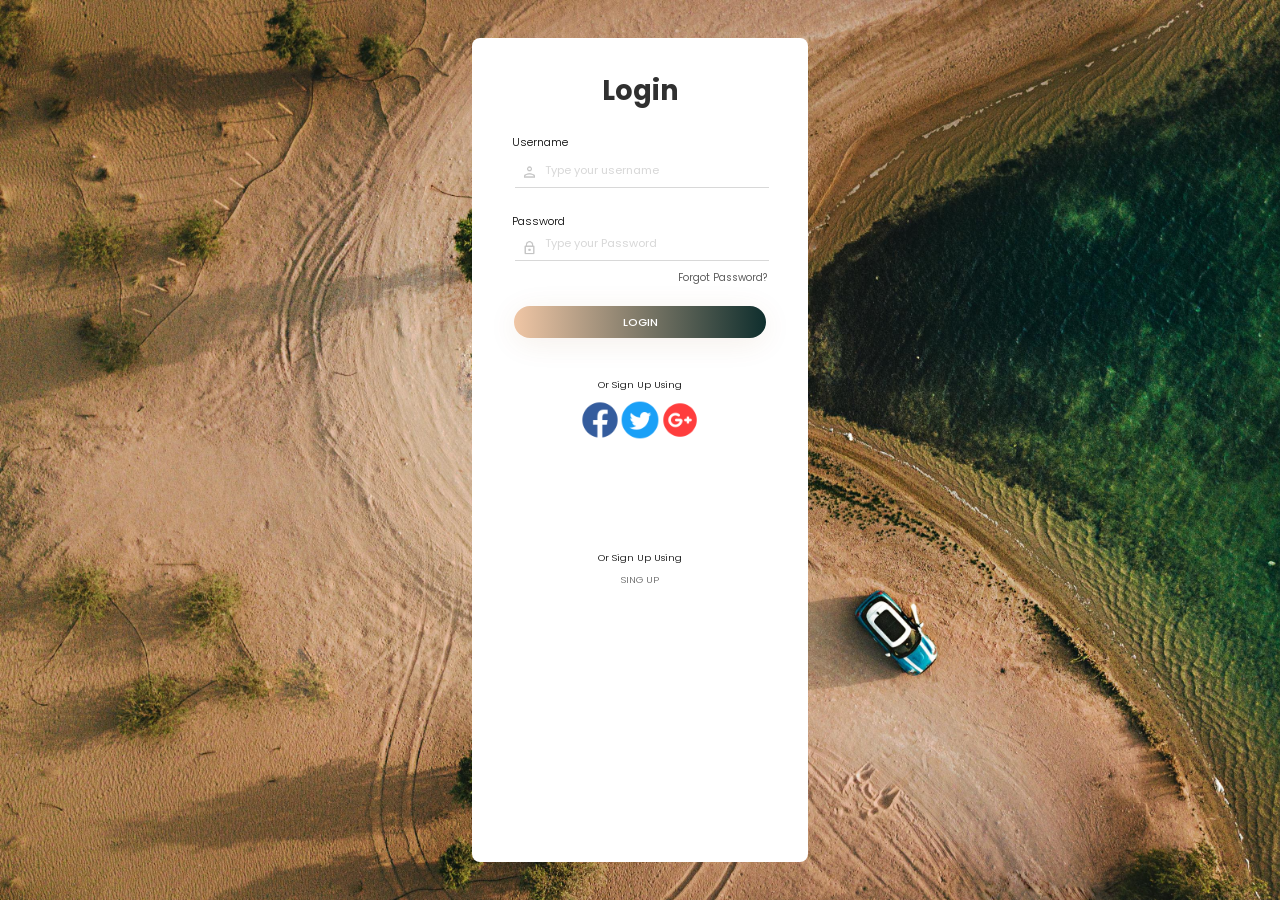
<file: LAB3/Login1.html>
<!DOCTYPE html>
<html lang="en">

<head>
    <meta charset="UTF-8">
    <meta name="viewport" content="width=device-width, initial-scale=1.0">
    <title>Fotography</title>
    <link rel="stylesheet" href="style1.css">
    <link rel="icon" type="image/x-icon" href="Imagenes/icono.ico">

</head>

<body>


    <div class="form">
        <div class="info">

            <h1>Login</h1>

            <form>
                <div class="username_div">
                    <label class="text1">Username</label>
                    <div class="inputt">
                        <img class="imgicon" src="Imagenes/User.png" alt="USER ICON">
                        <input type="text" placeholder="Type your username">
                    </div>
                </div>

                <div class="password_div">
                    <label class="text1">Password</p>
                        <div class="inputt">
                            <img class="imgicon" src="Imagenes/lock.png" alt="Lock ICON"><input type="password"
                                placeholder="Type your Password">
                        </div>
                </div>
            </form>


            <div class="fp"><a href="#">Forgot Password?</a></div>

            <div class="form-btn">
                <div class="form-bgbtn"></div>
                <button class="login-form-btn">
                    Login
                </button>
            </div>

            <p class="osuu1">Or Sign Up Using</P>

            <div class="redes">
                <a href="#"><img src="Imagenes/fb.png" alt=""></a>
                <a href="#"><img src="Imagenes/tw.png" alt=""></a>
                <a href="#"><img src="Imagenes/gg.png" alt=""></a>
            </div>

            <p class="osuu2">Or Sign Up Using</P>
            <a href="#" class="su1">SING UP</a>


        </div>

    </div>

</body>

</html>
</file>
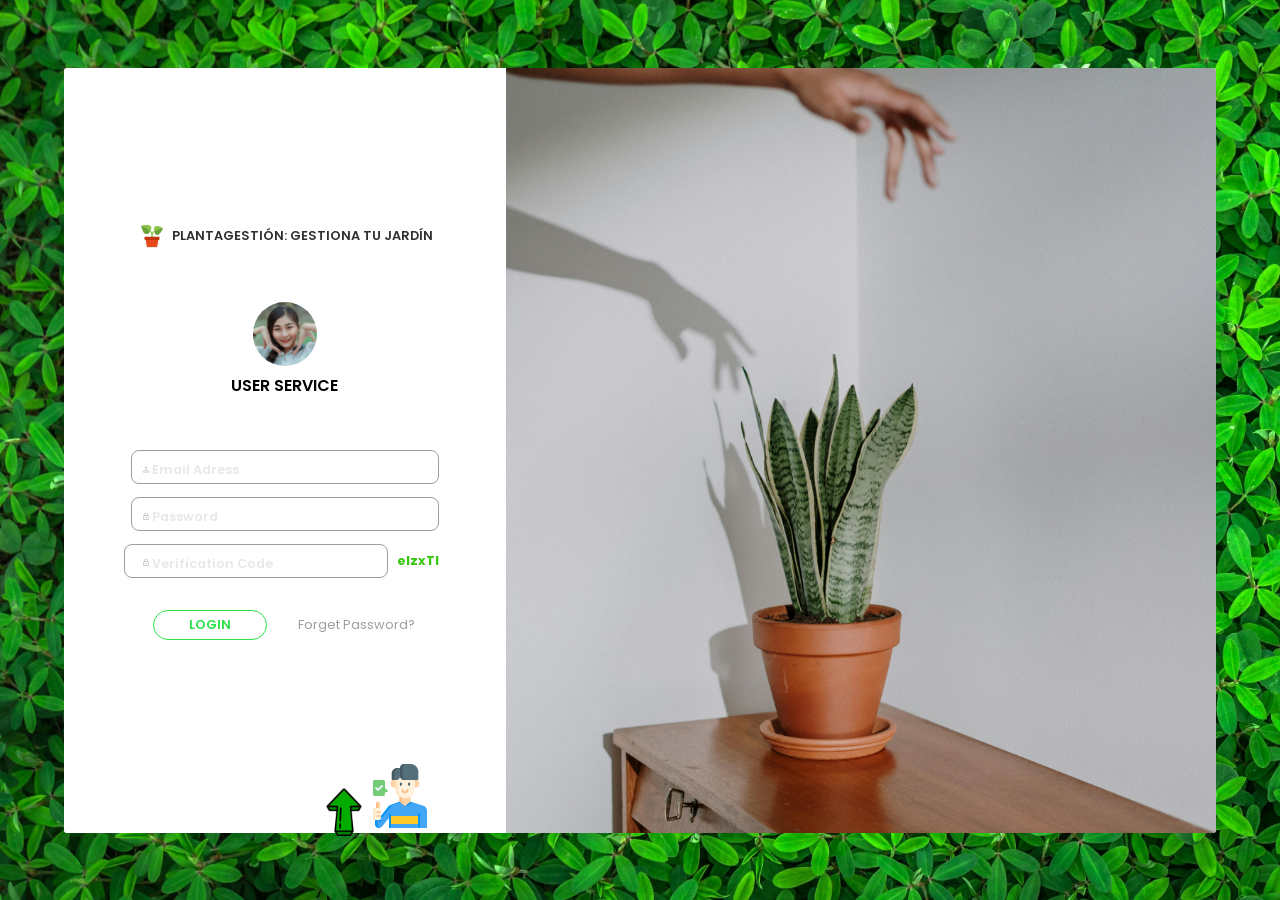
<file: LAB3/Login2.html>
<!DOCTYPE html>
<html lang="en">

<head>
    <meta charset="UTF-8">
    <link rel="stylesheet" href="style2.css">
    <meta name="viewport" content="width=device-width, initial-scale=1.0">

    <title>Plantify</title>
    <link rel="icon" type="image/x-icon" href="Imagenes/icoimpo.ico">
</head>

<body>
    <div class="form">
        <div class="izquierda">

            <div class="titulo">
                <img src="Imagenes/icoimpo.png" class="logo" alt="Plantita Icono">
                <h4>PlantaGestión: Gestiona tu Jardín</h4>
            </div>

            <div class="userinfo">
                <img src="Imagenes/perfil.jpg" class="perfil" alt="">
                <p class="US">USER SERVICE</p>
            </div>

            <div class="inputs">

                <div class="input-group">
                    <input required="" type="text" name="text" autocomplete="off" class="input">

                    <label class="user-label"> <img src="Imagenes/User.png" alt="usericon" class="icon">Email
                        Adress</label>
                </div>


                <div class="input-group">
                    <input required="" type="password" name="text" autocomplete="off" class="input">

                    <label class="user-label"> <img src="Imagenes/lock.png" alt="lockicon" class="icon">Password</label>
                </div>


                <div class="input-group flex">
                    <input required="" type="text" name="verification" autocomplete="off" class="input">
                    <label class="user-label"><img src="Imagenes/lock.png" alt="lockicon" class="icon">Verification
                        Code</label>
                    <p id="verificationDisplay" class="verification-code verification-display"></p>
                </div>

            </div>

            <div class="botn">
                <button class="button">Login</button>
                <a href="#" class="fp">
                    <label>Forget Password?</label></a>
            </div>

        </div>
       <div class="derecha"></div>  <!-- aquí está la imagen -->
       
       <div class="flecha"></div>
       <div class="persona"></div>
       
    </div>
</body>

<script src="JS2.js"></script>

</html>
</file>
<file: LAB10/style.css>
@import url('https://fonts.googleapis.com/css2?family=Afacad+Flux:wght@100..1000&display=swap');

@font-face {
    font-family: Childa;
    src: url(fonts/Childa.ttf);
}

@font-face {
    font-family: Cream;
    src: url(fonts/CreamCake.otf);
}

body::-webkit-scrollbar {
    -webkit-appearance: none;
    width: 0px;
    height: 5px;
}


body::-webkit-scrollbar-button:increment,
body::-webkit-scrollbar-button {
    display: none;
}


body::-webkit-scrollbar-thumb {
    background-color: #ff000000;
}

body {
    font-family: "Afacad Flux", sans-serif !important;
    margin: 0;
    padding: 0;
    color: white;
    overflow-x: hidden;
    width: 100vw;
    height: 100vh;
    background-image: url(fondos/0.jpg);
    background-size: cover; 
    background-position: center; 
    background-repeat: no-repeat;
    background-attachment: fixed;

}

.task-input {
    display: flex;
    justify-content: center;
    margin: 20px;
    border-radius: 10px;
    font-family: "Afacad Flux", sans-serif !important;
    border: none !important;
}

input[type="text"] {
    padding: 10px;
    font-size: 16px;
    width: 300px;
    margin-right: 10px;
    color: rgb(0, 0, 0);
    border-radius: 10px;
    outline: none;
    font-family: "Afacad Flux", sans-serif !important;

}

button {
    padding: 10px 20px;
    font-size: 16px;
    cursor: pointer;
    font-family: "Afacad Flux", sans-serif !important;
    border-radius: 10px;
    background-color: #ffffff;
    border: none;
    color: #000000;
    transition: background-color 0.3s ease, transform 0.3s ease, box-shadow 0.3s ease, color 0.3s ease;
    box-shadow: 0 4px 6px rgba(0, 0, 0, 0.1);
    border: #000000 1px solid;
}

button:hover {
    background-color: #52c0ff;
    transform: translateY(-3px);
    box-shadow: 0 6px 8px rgba(0, 0, 0, 0.2);
}

button:active {
    color: white;
    transform: translateY(2px);
    background-color: #3b96c3;
    box-shadow: 0 4px 6px rgba(0, 0, 0, 0.1);
}


.task-columns {
    display: flex;
    justify-content: space-around;
    margin: 20px;
}

.column {
    background: rgba(255, 255, 255, 0.153);
    box-shadow: 0 8px 32px 0 rgba(31, 38, 135, 0.37);
    backdrop-filter: blur(3px);
    -webkit-backdrop-filter: blur(3px);
    border-radius: 10px;
    box-shadow: 0 0 10px rgba(0, 0, 0, 0.1);
    width: 30%;
    padding: 10px;
    font-size: 20px;
    text-shadow: -5px 3px 4px rgba(0, 0, 0, 0.25);
}

.main-title {
    font-size: 70px;
    text-align: center;
    font-family: "Cream";
    margin: 20px;
    text-shadow: -5px 3px 4px rgba(0, 0, 0, 0.25);
}

h2 {
    text-align: center;
    font-family: "Childa";
}

ul {
    list-style: none;
    padding: 0;
}

li {
    background-color: #000000;
    margin: 10px 0;
    padding: 10px;
    border-radius: 15px;
    display: flex;
    justify-content: space-between;
    align-items: center;
    font-size: 20px;
}

li button {
    margin-left: 10px;
}

.press-info {
    text-align: center;
    font-size: 15px;
    font-family: "Afacad Flux", sans-serif !important;
}

.button-container {
    display: flex;
    justify-content: center;
    margin-top: 20px;
    margin-bottom: 20px;
}

.chooseh2 {
    color: #000000;
}


#settings-panel {
    box-shadow: 0 4px 8px rgba(0, 0, 0, 0.2);
    display: none;
    position: fixed;
    border-radius: 15px;
    top: 25%;
    bottom: 25%;
    left: 25%;
    right: 25%;
    transform: translate(-50%, -50%);
    background-color: rgb(234, 234, 234);
    padding: 20px;
    z-index: 9999;
    width: 50%;
    height: 60%;
    overflow: auto;
}


#settings-btn {
    position: fixed;
    top: 10px;
    right: 10px;
    cursor: pointer;
    width: 20px;
    height: auto;
    z-index: 1000;
}

#backgrounds {
    display: flex;
    flex-wrap: wrap;
    justify-content: center;
    gap: 10px;
    margin-bottom: 20px;
}

#backgrounds img {
    width: 150px;
    height: 56px;
    border-radius: 10px;
    cursor: pointer;
    transition: transform 0.3s ease;
    object-fit: cover;
}

#backgrounds img:hover {
    transform: translateY(-5px);
    box-shadow: 0 4px 8px rgba(0, 0, 0, 0.2);
}

#close-settings {
    padding: 10px 20px;
    font-size: 16px;
    cursor: pointer;
    font-family: "Afacad Flux", sans-serif !important;
    border-radius: 10px;
    background-color: #ffffff;
    border: none;
    color: #000000;
    box-shadow: 0 4px 6px rgba(0, 0, 0, 0.1);
    border: #000000 1px solid;
    display: block;
    margin: 20px auto;
}

#close-settings:hover {
    background-color: #ffffff;
    transform: translateY(-3px);
    box-shadow: 0 6px 8px rgba(0, 0, 0, 0.2);
}

#close-settings:active {
    color: white;
    transform: translateY(2px);
    background-color: #ffffff;
    box-shadow: 0 4px 6px rgba(0, 0, 0, 0.1);
}



#settings-panel::-webkit-scrollbar {
    -webkit-appearance: none;
    width: 0px;
    height: 5px;
}


#settings-panel::-webkit-scrollbar-button:increment,
#settings-panel::-webkit-scrollbar-button {
    display: none;
}


#settings-panel::-webkit-scrollbar-thumb {
    background-color: #ff000000;
}

.color-customization {
    display: flex;              
    flex-direction: column;    
    align-items: center;        
    margin: 20px 0;          
}

.color-customization input,
.color-customization button {
    margin-top: 10px;       
}
</file>
<file: LAB11/style.css>
@font-face {
    font-family: 'Valorant Font';
    src: url('font/Valorant Font.ttf') format('truetype');
}

@font-face {
    font-family: 'DIN Next';
    src: url('font/DIN\ Next.ttf') format('truetype');
}


body {
    background-color: #101925;
    color: white;
    font-family: 'DIN Next', sans-serif; 
    margin: 0;
    padding: 10px;
}

body::-webkit-scrollbar {
    width: 10px;
}

body::-webkit-scrollbar-track {
    background: #101925;
    border-radius: 10px;
}

body::-webkit-scrollbar-thumb {
    background: #FD4754;
    border-radius: 10px;
}

body::-webkit-scrollbar-thumb:hover {
    background: #f55a6a;
}


h1 {
    text-align: center;
    margin: 20px 0;
    font-size: 2.5em;
    color: #FD4754;
    font-family: 'Valorant Font', sans-serif; 
}

h2{
    font-family: 'Valorant Font', sans-serif; 
}

input[type="text"] {
    width: 80%;
    padding: 10px;
    margin: 20px auto;
    display: block;
    border: 2px solid #FD4754;
    border-radius: 5px;
    font-size: 1.2em;
    transition: border-color 0.3s;
    font-family: 'DIN Next', sans-serif !important; 
}

input[type="text"]:focus {
    border-color: white;
    outline: none;
}

#agents-container {
    display: flex;
    flex-wrap: wrap;
    justify-content: center;
    margin: 0 auto;
    padding: 0 20px;
}

.agent-card {
    background-color: #202c38;
    border-radius: 10px;
    box-shadow: 0 4px 10px rgba(0, 0, 0, 0.3);
    margin: 15px;
    width: 300px;
    transition: transform 0.3s;
}

.agent-card:hover {
    transform: scale(1.05);
}

.agent-image {
    border-top-left-radius: 10px;
    border-top-right-radius: 10px;
    width: 100%;
    height: auto;
}

.agent-info {
    padding: 15px;
}

.agent-name {
    font-size: 1.5em;
    margin: 0;
    color: #FD4754;
}

.agent-role {
    font-size: 1.1em;
    margin: 10px 0;
    font-weight: bold;
}

.agent-desc {
    font-size: 0.9em;
    margin: 10px 0;
}

.abilities-list {
    list-style-type: none;
    padding: 0;
}

.abilities-list li {
    background-color: #FD4754;
    color: white;
    border-radius: 5px;
    padding: 5px;
    margin: 5px 0;
}
</file>
<file: LAB12/styles.css>
body {
    
    background-color: #f0f4f8;
    color: #333;
    margin: 0;
    padding: 20px;
}

body::-webkit-scrollbar {
    width: 8px;
    background-color: #f1f1f1;
}

body::-webkit-scrollbar-thumb {
    background-color: #888;
    border-radius: 10px;
}

body::-webkit-scrollbar-thumb:hover {
    background-color: #555;
}

body::-webkit-scrollbar-track {
    background-color: #f1f1f1;
}

h1 {
    font-family: "Borel", serif;
    text-align: center;
    color: #1e88e5;
}

.container {
    display: flex;
    justify-content: space-between;
    max-width: 1200px;
    margin: 0 auto;
}

section {
    background: #ffffff;
    border-radius: 8px;
    box-shadow: 0 4px 8px rgba(0, 0, 0, 0.1);
    padding: 20px;
    width: 45%;
}

h2 {
    font-family: "Borel", serif;
    color: #1e88e5;
}

input {
    font-family: "Poiret One", sans-serif;
    width: 95%;
    padding: 10px;
    margin: 10px 0;
    border: 1px solid #ccc;
    font-weight: bolder;
    border-radius: 4px;
    transition: border-color 0.3s;
}

input:focus {
    border-color: #1e88e5;
    outline: none;
    font-weight: bolder;
    font-family: "Poiret One", sans-serif;
}

button {
    background-color: #1e88e5;
    font-family: "Poiret One", sans-serif;
    font-weight: bolder;
    color: white;
    border: none;
    border-radius: 15px;
    padding: 10px 15px;
    cursor: pointer;
    transition: background-color 0.3s, transform 0.2s;
}

button:hover {
    background-color: #1565c0;
    transform: scale(1.05);
}

button:active {
    transform: scale(0.95);
}

#contacts {
    margin-top: 20px;
    display: flex;
    flex-direction: column;
}
#contact-form {
    background-color: #ffffff;
    padding: 20px;
    border-radius: 8px;
    box-shadow: 0 2px 10px rgba(0, 0, 0, 0.1);
    margin-right: 20px;
    height: 360px;
    overflow-y: auto;
}


#contacts {
    flex: 1;
    display: flex;
    flex-wrap: wrap;
}

strong{

    font-family: "Borel", serif;
}

.contact-card {
    font-family: "Poiret One", sans-serif;
    font-weight: bolder;
    background: #f9f9f9;
    border-radius: 4px;
    padding: 10px;
    margin: 10px 0;
    box-shadow: 0 2px 4px rgba(0, 0, 0, 0.1);
    display: flex;
    justify-content: space-between;
}

.contact-card button {
    background-color: #ff5252;
}

.contact-card button:hover {
    background-color: #e63946;
    transform: scale(1.05);
}

.contact-card button:active {
    transform: scale(0.95);
}

.button-container {
    display: flex;
    flex-direction: column;
    justify-content: center;
}

.contact-card {
    background: #f9f9f9;
    border-radius: 4px;
    padding: 10px;
    box-shadow: 0 2px 4px rgba(0, 0, 0, 0.1);
    display: flex;
    justify-content: space-between;
    transition: transform 0.3s, box-shadow 0.3s;
    margin: 10px 0;
}

.contact-info {
    flex: 1;
    margin-right: 10px;
}

.button-container button {
    margin: 5px 0;
}

.contact-card:hover {
    transform: translateY(-5px);
    box-shadow: 0 4px 8px rgba(0, 0, 0, 0.2);
}

/* Modo Noche */
body.night-mode {
    background-color: #333;
    color: #f0f4f8;
}

body.night-mode h1,
body.night-mode h2 {
    color: #ffffff;
}

body.night-mode section {
    background: #424242;
    color: #f0f4f8;
}

body.night-mode input {
    background-color: #555;
    color: #f0f4f8;
    border: 1px solid #ccc;
}


body.night-mode button {
    background-color: #406dff;
}

body.night-mode .contact-card {
    background: #616161;
    color: #f0f4f8;
}

body.night-mode .contact-card button {
    background-color: #e63946;
}

body.night-mode #contact-form {
    background-color: #424242;
    color: #f0f4f8;
}

body.night-mode #contact-form h2 {
    color: #ffffff;
}


body.night-mode #contacts-list {
    background-color: #424242;
    color: #f0f4f8;
}

.ui-switch {
   
    --switch-bg: rgb(85, 95, 105);
    --switch-width: 48px;
    --switch-height: 20px;
   
    --circle-diameter: 20px;
    --circle-bg: rgb(240, 144, 0);
    --circle-inset: calc((var(--circle-diameter) - var(--switch-height)) / 2);
    position: absolute;
    top: 20px;
    right: 20px;
  }
  
  .ui-switch input {
    display: none;
  }
  
  .slider {
    -webkit-appearance: none;
    -moz-appearance: none;
    appearance: none;
    width: var(--switch-width);
    height: var(--switch-height);
    background: var(--switch-bg);
    border-radius: 999px;
    position: relative;
    cursor: pointer;
  }
  
  .slider .circle {
    top: calc(var(--circle-inset) * -1);
    left: 0;
    width: var(--circle-diameter);
    height: var(--circle-diameter);
    position: absolute;
    background: var(--circle-bg);
    border-radius: inherit;
    -webkit-transition: left 150ms cubic-bezier(0.4, 0, 0.2, 1) 0ms;
    -o-transition: left 150ms cubic-bezier(0.4, 0, 0.2, 1) 0ms;
    transition: left 150ms cubic-bezier(0.4, 0, 0.2, 1) 0ms;
  }
  
  .slider .circle::before {
    content: "";
    position: absolute;
    width: 100%;
    height: 100%;
    background: rgba(255, 255, 255, 0.75);
    border-radius: inherit;
    -webkit-transition: all 500ms;
    -o-transition: all 500ms;
    transition: all 500ms;
    opacity: 0;
  }
  
  .ui-switch input:checked+.slider .circle {
    left: calc(100% - var(--circle-diameter));
    background: rgb(0, 80, 200);
  }
  
  .ui-switch input:active+.slider .circle::before {
    -webkit-transition: 0s;
    -o-transition: 0s;
    transition: 0s;
    opacity: 1;
    width: 0;
    height: 0;
  }
</file>
<file: LAB2/style.css>
@import "https://fonts.googleapis.com/css2?family=Nunito:ital,wght@0,200..1000;1,200..1000&display=swap";

* {
box-sizing:border-box;
margin:0;
padding:0
}

body {
font-family:"Nunito",sans-serif;
line-height:1.6;
color:#000;
background-color:#f9f9f9
}

header {
padding-top:60px;
padding-left: 20px;
}

h1,h2,h3 {
color:#00698f;
margin-bottom:10px
}

h1 {
font-size:36px
}

h2 {
font-size:24px
}

h3 {
font-size:18px
}

nav {
background-color:#333;
padding:10px;
text-align:center;
position:fixed;
top:0;
left:0;
width:100%;
z-index:1000
}

nav ul {
list-style:none;
margin:0;
padding:0;
display:flex;
}

nav li {
margin-right:20px
}

nav a {
color:#fff;
text-decoration:none
}

nav a:hover {
color:#ccc
}

#about, #formu {
padding:20px
}

#about p {
margin-bottom:20px
}

#skills {
padding:20px
}

#skills ul {
list-style:none;
margin:0;
padding:0
}

#skills li {
margin-bottom:10px
}


#contact img {
width:100px;
height:100px;
border-radius:50%;

margin-left: 50px;
}

#contact a {
color:#00698f;
text-decoration:none
}

#contact a:hover {
color:#036
}

#contact {
    display: flex;
    flex-wrap: wrap;
    flex-direction: row;
    justify-content: center;
    align-items: center;
    margin-bottom: 20px;
  }
  
  #contact img {
    width: 100px;
    height: 100px;
    border-radius: 50%;
    align-items: center;
    padding-left: 50;
  }
  
  .contact-container {
    display: flex;
    justify-content: center;
    align-items: center;
    flex-wrap: wrap;
  }
  
  #contact .skills {
    flex-basis: 120%;
  }
  
  #contact .linkedin {
    text-align: center;
    width: 100%;
    margin-top: 20px;
  }

form {
padding:20px
}

label {
display:block;
margin-bottom:10px
}

input,textarea {
width:100%;
padding:10px;
margin-bottom:20px;
border:1px solid #ccc
}

input[type="submit"] {
background-color:#00698f;
color:#fff;
padding:10px 20px;
border:none;
border-radius:5px;
cursor:pointer
}

input[type="submit"]:hover {
background-color:#036
}

footer {
text-align:center
}

.flex-container {
display:flex;
justify-content:space-between;
align-items:center;
margin-bottom:20px
}

.skills {
flex-basis:60%
}


.linkedin {
text-align:center
}

#contact {
    display: flex;
    flex-wrap: wrap;
    justify-content: center; 
    align-items: center; 
  }

.skills {
flex-basis:990%;
margin-right:80px
}
</file>
<file: LAB5/index.css>
* {
	padding: 0;
	margin: 0;
	box-sizing: border-box;
}


/* .suse-<uniquifier> {
    font-family: "SUSE", sans-serif;
    font-optical-sizing: auto;
    font-weight: <weight>;
    font-style: normal;
  }

  .nunito-<uniquifier> {
    font-family: "Nunito", system-ui;
    font-optical-sizing: auto;
    font-weight: <weight>;
    font-style: normal;
  } */

.contenedor {
	margin: 2rem auto;
	border: 1px solid #aaa;
	height: 300px;
	width: 90%;
	max-width: 400px;
	background: #f1f2f3;
	overflow: auto;
	box-sizing: border-box;
	padding: 0 1rem;
}

body::-webkit-scrollbar {
	-webkit-appearance: none;
}

body::-webkit-scrollbar:vertical {
	width: 7px;
}

body::-webkit-scrollbar-button:increment,
body::-webkit-scrollbar-button {
	display: none;
}

body::-webkit-scrollbar:horizontal {
	height: 5px;
}

body::-webkit-scrollbar-thumb {
	background-color: #a0a0a0;
	border-radius: 20px;
	border: 1px solid #f1f2f3;
}

body::-webkit-scrollbar-track {
	border-radius: 10px;
}

body {
	font-family: "Nunito", system-ui !important;
	margin: 0;
	padding: 0;
	height: 100vh;
	width: 100vw;
	overflow-x: hidden;
}

nav {
	height: 8vh;
	display: flex;
	align-items: center;
	background-color: #e8e8e800;
}

.titleh1 {
	font-family: "SUSE", sans-serif;
	font-optical-sizing: auto;
	font-weight: 500;
	font-style: normal;
	color: rgb(0, 0, 0);
	font-size: 20px;
	margin: auto;
	padding-left: 600px;
}

.logodebts {
	width: 3%;
	margin-left: 100px;
}

.cta {
	border: none;
	background: none;
	cursor: pointer;
}

.cta span {
	font-family: "Nunito", system-ui;
	padding-bottom: 5px;
	letter-spacing: 4px;
	font-size: 14px;
	text-transform: uppercase;
}

.hover-underline-animation {
	position: relative;
	color: black;
	padding-bottom: 2px;
}

.hover-underline-animation:after {
	content: "";
	position: absolute;
	width: auto;
	transform: scaleX(0);
	height: 1px;
	bottom: 0;
	left: 0;
	right: 0;
	margin: 0 auto;
	background-color: #000000;
	transform-origin: bottom right;
	transition: transform 0.25s ease-out;
}

.cta:hover .hover-underline-animation:after {
	transform: scaleX(1);
	transform-origin: bottom left;
}


/* Carrusel */

.Carrusels .Carrusel {
	cursor: pointer !important;
}

.ContainerHeader {
	position: relative;
	width: 100%;
	display: flex;
	flex-direction: column;
	align-items: center;
}

label {
	cursor: pointer;
}

.ContainerCenter {
	width: 100%;
	position: relative;
	z-index: 1;
}

.inputc {
	display: none;
}


/* Slider */

.Carrusels {
	cursor: pointer;
	height: 70vh;
	width: 100vw;
	position: relative;
	overflow-x: hidden;
}

.Carrusel {
	cursor: pointer;
	height: 100%;
	width: 100vw;
	position: absolute;
	background-size: cover;
	background-position: center;
	transition: all .5s ease;
}

.Carrusels,
.Carrusel {
	width: 100%;
}

.CarruselText {
	position: absolute;
	bottom: 50px;
	margin: auto 0;
	color: white;
	font-size: 24px;
	font-weight: bold;
	z-index: 1;
	font-family: "Nunito", system-ui !important;
}

.buttonva {
	padding: 15px;
	border-radius: 50px;
	cursor: pointer;
	border: 0;
	background-color: rgb(0, 0, 0);
	box-shadow: rgb(0 0 0 / 5%) 0 0 8px;
	letter-spacing: 1.5px;
	text-transform: uppercase;
	font-size: 15px;
	transition: all 0.5s ease;
}

.buttonva:hover {
	letter-spacing: 2px;
	background-color: hsl(261deg 80% 48%);
	color: hsl(0, 0%, 100%) !important;
	box-shadow: rgb(93 24 220) 0px 7px 29px 0px;
}

.buttonva:active {
	letter-spacing: 1px;
	background-color: hsl(261deg 80% 48%);
	color: hsl(0, 0%, 100%) !important;
	box-shadow: rgb(93 24 220) 0px 0px 0px 0px;
	transform: translateY(10px);
	transition: 100ms;
}

.card-button {
	padding: 15px;
	border-radius: 50px;
	cursor: pointer;
	border: 0;
	letter-spacing: 1.5px;
	text-transform: uppercase;
	font-size: 15px;
	transition: all 0.5s ease;
}

.card-button:hover {
	background-color: hsl(261deg 80% 48%);
	color: hsl(0, 0%, 100%);
	box-shadow: rgb(93 24 220) 0px 1px 10px 0px;
	font-weight: bolder;
}

.card-button:active {
	background-color: hsl(261deg 80% 48%);
	color: hsl(0, 0%, 100%);
	box-shadow: rgb(93 24 220) 0px 0px 0px 0px;
	transform: translateY(10px);
	transition: 100ms;
}


/* slider carrusel */


/* Estado 1 */

#Slider1:checked ~ .Carrusels .Carrusel:nth-of-type(1) {
	transform: translate(0%, 0);
}

#Slider1:checked ~ .Carrusels .Carrusel:nth-of-type(2) {
	transform: translate(100%, 0);
}

#Slider1:checked ~ .Carrusels .Carrusel:nth-of-type(3) {
	transform: translate(200%, 0);
}


/* Estado 2 */

#Slider2:checked ~ .Carrusels .Carrusel:nth-of-type(1) {
	transform: translate(-100%, 0);
}

#Slider2:checked ~ .Carrusels .Carrusel:nth-of-type(2) {
	transform: translate(0%, 0);
}

#Slider2:checked ~ .Carrusels .Carrusel:nth-of-type(3) {
	transform: translate(100%, 0);
}


/* Estado 3 */

#Slider3:checked ~ .Carrusels .Carrusel:nth-of-type(1) {
	transform: translate(-200%, 0);
}

#Slider3:checked ~ .Carrusels .Carrusel:nth-of-type(2) {
	transform: translate(-100%, 0);
}

#Slider3:checked ~ .Carrusels .Carrusel:nth-of-type(3) {
	transform: translate(0%, 0);
}


/* Flechas */

.Carrusels .ArrowLeft,
.Carrusels .ArrowRight {
	position: absolute;
	height: 100%;
	width: 100%;
	align-items: center;
	justify-content: center;
	display: none;
	user-select: none;
}

.Carrusels .ArrowLeft {
	left: 0px;
}

.Carrusels .ArrowRight {
	right: 0px;
}


/* Configuracion de flechas individuales */

#Slider1:checked ~ .Carrusels .Arrow1 {
	display: flex;
}

#Slider2:checked ~ .Carrusels .Arrow2 {
	display: flex;
}

#Slider3:checked ~ .Carrusels .Arrow3 {
	display: flex;
}


/* Selectores */

.Selectors {
	position: absolute;
	bottom: 20px;
	left: 50%;
	transform: translateX(-50%);
	width: 60px;
	display: flex;
	justify-content: space-between;
	z-index: 10;
}

.Selectors .Selector {
	background-color: #FFF;
	height: 10px;
	width: 10px;
	display: block;
	border-radius: 5px;
}


/* Condicionales para botón inferior */

#Slider1:checked ~ .Selectors .Selector:nth-of-type(1) {
	background-color: #999999;
}

#Slider2:checked ~ .Selectors .Selector:nth-of-type(2) {
	background-color: #999999;
}

#Slider3:checked ~ .Selectors .Selector:nth-of-type(3) {
	background-color: #999999;
}

button {
	font-family: "Nunito", system-ui;
	padding: 10px 20px;
	color: #000;
	text-decoration: none !important;
	border: none;
	cursor: pointer;
	border-radius: 20px;
}

.abva {
	text-decoration: none;
	color: white !important;
	padding-right: 180px;
}

a {
	text-decoration: none;
}

nav > a {
	font-family: "Nunito", system-ui;
	padding: 10px 20px;
	color: #000;
	text-decoration: none !important;
	border: none;
	cursor: pointer;
	border-radius: 20px;
}

.prol {
	padding: 15px;
	border-radius: 50px;
	cursor: pointer;
	border: 0;
	background-color: rgb(0, 0, 0);
	box-shadow: rgb(0 0 0 / 5%) 0 0 8px;
	letter-spacing: 1.5px;
	text-transform: uppercase;
	font-size: 15px;
	transition: all 0.5s ease;
}

.prol:hover {
	font-weight: bolder;
	background-color: hsl(261deg 80% 48%);
	color: hsl(0, 0%, 100%);
	box-shadow: rgba(93, 24, 220, 0.336) 0px 7px 29px 0px;
}

.prol:active {
	background-color: hsl(261deg 80% 48%);
	color: hsl(0, 0%, 100%);
	box-shadow: rgb(93 24 220) 0px 0px 0px 0px;
	transform: translateY(10px);
	transition: 100ms;
}

.container {
	width: 90%;
	margin: 0 auto;
	padding: 20px 0;
}

.np {
	font-size: 2em;
	font-weight: 700;
	margin-bottom: 20px;
	font-family: "Nunito", system-ui !important;
}

.filter-bar {
	display: flex;
	justify-content: space-between;
	align-items: center;
	margin-bottom: 20px;
}

.filter-bar button {
	background-color: rgb(93 24 220);
	border: none;
	color: white;
	padding: 10px 20px;
	border-radius: 20px;
	font-size: 1em;
	cursor: pointer;
	margin-right: 10px;
}

.filter-bar button:last-child {
	background-color: #f5f5f5;
	color: #333;
}

:root {
	--val: 50;
	--min: 15;
	--max: 150;
}

input[type="range"] {
	width: 70%;
	height: 8px;
	border-radius: 5px;
	outline: none;
	-webkit-appearance: none !important;
	background: transparent;
}

input[type="range"]::-webkit-slider-runnable-track {
	height: 5px;
	background: linear-gradient(to right, rgb(93 24 220) 0%, rgb(93 24 220) var(--value), #ddd var(--value), #ddd 100%);
	border-radius: 5px;
}

input[type="range"]::-webkit-slider-thumb {
	-webkit-appearance: none;
	height: 20px;
	width: 20px;
	background: rgb(93 24 220);
	border-radius: 50%;
	margin-top: -7.5px;
}

input[type="range"]::-moz-range-track {
	height: 5px;
	background: #ddd;
	border-radius: 5px;
}

input[type="range"]::-moz-range-progress {
	background-color: rgb(93 24 220);
	height: 5px;
	border-radius: 5px;
}

input[type="range"]::-moz-range-thumb {
	height: 20px;
	width: 20px;
	background: rgb(93 24 220);
	border-radius: 50%;
}

input[type="range"]::-ms-track {
	height: 5px;
	background: transparent;
	border-color: transparent;
	color: transparent;
}

input[type="range"]::-ms-fill-lower {
	background: rgb(93 24 220);
}

input[type="range"]::-ms-fill-upper {
	background: #ddd;
}

input[type="range"]::-ms-thumb {
	height: 20px;
	width: 20px;
	background: rgb(93 24 220);
	border-radius: 50%;
}

input[type="range"].rango {
	--value: calc((var(--val) - var(--min)) * 100 / (var(--max) - var(--min)));
}

input[type="range"].rango::-webkit-slider-runnable-track {
	background: linear-gradient(to right, rgb(93 24 220) 0%, rgb(93 24 220) calc(var(--value) * 1%), #ddd calc(var(--value) * 1%), #ddd 100%);
}

.card {
	border-radius: 20px;
	background: #f5f5f5;
	position: relative;
	border: 2px solid #c3c6ce;
	transition: 0.5s ease-out;
	overflow: visible;
	padding: 10px;
	margin-bottom: 10px;
	margin-top: 20px;
	max-height: 90%;
}

.card img {
	border-radius: 10px;
}

.card-button {
	transform: translate(-50%, 125%);
	width: 60%;
	border-radius: 50px;
	border: none;
	background-color: rgb(93 24 220);
	color: #fff;
	font-size: 1rem;
	padding: .5rem 1rem;
	position: absolute;
	left: 50%;
	bottom: 0;
	opacity: 0;
	transition: 0.3s ease-out;
}


/*Hovercard*/

.card:hover {
	border-color: rgb(93 24 220);
	box-shadow: 0 4px 18px 0 rgba(0, 0, 0, 0.25);
}

.card:hover .card-button {
	transform: translate(-50%, 50%);
	opacity: 1;
}

.products {
	display: grid;
	grid-template-columns: repeat(5, 1fr);
	gap: 20px;
}

.product-card {
	background-color: white;
	border-radius: 20px;
	box-shadow: 0 2px 5px rgba(0, 0, 0, 0.1);
	transition: transform 0.2s;
}

.product-card:hover {
	transform: translateY(-5px);
}

.product-card img {
	width: 100%;
	height: auto;
}

.product-info {
	padding: 15px;
}

.product-info p {
	margin: 5px 0;
	color: #666;
}

.product-info h3 {
	font-size: 1.1em;
	font-weight: 500;
	color: #333;
}

.product-info .price {
	font-size: 1.2em;
	font-weight: 700;
	color: black;
}

.buscador {
	display: flex;
	align-items: center;
	position: relative;
	max-width: 190px;
	margin-left: auto;
	margin-right: 100px;
}

.inputbuscar {
	width: 100%;
	height: 30px;
	line-height: 28px;
	padding: 0 1rem;
	padding-left: 2.5rem;
	border: 2px solid transparent;
	border-radius: 100px;
	outline: none;
	background-color: #f3f3f4;
	color: #000000;
	transition: .3s ease;
	font-family: "Nunito", system-ui;
}

.inputbuscar::placeholder {
	color: #9e9ea7;
}

.inputbuscar:focus,
.inputbuscar:hover {
	outline: none;
	border-color: rgba(93, 24, 220, 0.616);
	background-color: #fff;
	box-shadow: 0 0 0 4px rgba(93, 24, 220, 0.322);
}

.icon {
	position: absolute;
	left: 1rem;
	fill: #9e9ea7;
	width: 1rem;
	height: 1rem;
}
</file>
<file: LAB9/index.css>
body {
    margin: 0;
    background-image: url("img/fondo.jpg") !important;
    font-family: "Poppins", sans-serif;
    background-size: cover;
    background-repeat: no-repeat;
    height: 100vh;
    display: flex;
    justify-content: center;
    align-items: center;
    color: white;
}

.container {
    display: flex;
    width: 90%;
    height: 90%;
    background: rgba(0, 0, 0, 0.4);
    box-shadow: 0 8px 32px 0 rgba(0, 0, 0, 0.6);
    backdrop-filter: blur(2.5px);
    -webkit-backdrop-filter: blur(2.5px);
    border-radius: 30px;
    margin: 10px;
}

.contacts::-webkit-scrollbar {
    width: 4px;
}

.contacts::-webkit-scrollbar-track {
    background: rgba(135, 142, 149, 0);
}

.contacts::-webkit-scrollbar-thumb {
    background-color: rgba(255, 255, 255, 0.111);
    border-radius: 10px;
}


.sidebar {
    width: 25%;
    padding: 20px;
    display: flex;
    flex-direction: column;
}

.sidebar .header {
    display: flex;
    align-items: center;
    margin-bottom: 20px;
}

.sidebar .header img {
    border-radius: 50%;
    margin-right: 10px;
}

.sidebar .header h2 {
    margin: 0;
    font-size: 20px;
}

.sidebar .search {
    display: flex;
    align-items: center;
    background: rgba(255, 255, 255, 0.1); color: white !important;
    padding: 10px;
    border-radius: 10px;
    margin-bottom: 20px;
}

.buscarinput::placeholder{
    color: white;
}

.sidebar .search input {
    background: transparent;
    border: none;
    color: white;
    outline: none;
    flex: 1;
    font-family: "Poppins", sans-serif !important;
}

.sidebar .search input:focus{
    color: white;
}

.sidebar .search i {
    margin-right: 10px;
}

.sidebar .contacts {
    flex: 1;
    overflow-y: auto;
}

.sidebar .contacts .contact {
    display: flex;
    align-items: center;
    padding: 10px;
    cursor: pointer;
    transition: background 0.3s;
    border-radius: 10px;
}

.activo{
    display: flex;
    align-items: center;
    padding: 10px;
    cursor: pointer;
    border-radius: 10px;
    background: rgba(255, 255, 255, 0.1);
}

.sidebar .contacts .contact:hover {
    background: rgba(255, 255, 255, 0.1);
    border-radius: 10px;
}

.sidebar .contacts .contact img {
    border-radius: 50%;
    margin-right: 10px;
}

.sidebar .contacts .contact .name {
    font-size: 16px;
}

.chat {
    flex: 1;
    display: flex;
    flex-direction: column;
    border-radius: 0px 30px 30px 0px;
    background: rgba(0, 0, 0, 0.5);
}

.chat .header {
    display: flex;
    align-items: center;
    justify-content: space-between;
    padding: 20px;
    border-radius: 0px 30px 0px 0px;
    background: rgba(114, 208, 255, 0.5);
}

.chat .header .user-info {
    display: flex;
    align-items: center;
}

.chat .header .user-info img {
    border-radius: 50%;
    margin-right: 10px;
}

.chat .header .user-info h3 {
    margin: 0;
    font-size: 18px;
}

.chat .header .user-info p {
    margin: 0;
    font-size: 12px;
    color: rgba(255, 255, 255, 0.7);
}

.chat .header .actions i {
    margin-left: 20px;
    cursor: pointer;
}

.chat .messages {
    flex: 1;
    padding: 20px;
    overflow-y: auto;
    display: flex;
    flex-direction: column-reverse;
}

.messages::-webkit-scrollbar {
    width: 12px;
}

.messages::-webkit-scrollbar-track {
    background: rgb(63, 67, 71);
}

.messages::-webkit-scrollbar-thumb {
    background-color: rgba(145, 218, 255, 0.5);
    border-radius: 10px;
}

.chat .messages .message {
    display: flex;
    align-items: flex-start;
    margin-bottom: 20px;
}

.chat .messages .message img {
    border-radius: 50%;
    margin-right: 10px;
}

.chat .messages .message .content {
    max-width: 60%;
    background: #661212d3 !important;
    padding: 10px;
    border-radius: 5px;
}

.sendme {
    align-self: flex-end;
    margin-right: 10px;
}

.chat .messages .message .content.sent {
    background: #5880a6 !important;
    align-self: flex-end;
}

.chat .messages .message.sendme {
    display: flex;
    align-items: flex-start;
    margin-bottom: 20px;
    justify-content: flex-end; 
    
}

.chat .messages .message.sendme img {
    border-radius: 50%;
    margin-left: 10px; 
}

.chat .messages .message .content.sendme {
    margin-right: 10px;
    text-align: right; 
}

.chat .messages .message .content p {
    margin: 0;
}

.chat .messages .message .content .time {
    font-size: 12px;
    color: rgba(255, 255, 255, 0.7);
    margin-top: 5px;
}

.chat .messages .message img.message-image {
    max-width: 100%;
    border-radius: 5px;
}

.chat .input {
    display: flex;
    justify-content: space-between;
    align-items: center;
    padding: 20px;
    background: rgba(0, 0, 0, 0.5);
    border-radius: 0px 0px 30px 0px;

    font-family: "Poppins", sans-serif !important;
}

.chat .inputuser1,
.chat .inputuser2 {
    display: flex;
    align-items: center;
    gap: 10px;
}

.chat .inputuser1 input,
.chat .inputuser2 input {
    flex: 1;
    padding: 8px;
    border: none;
    border-radius: 5px;
    outline: none;
    margin-right: 10px;
    min-width: 400px;
    font-family: "Poppins", sans-serif !important;
}

.profile-pic {
    width: 50px;
    height: 50px;
    border-radius: 50%;
    object-fit: cover;
}


.inputuser1,
.inputuser2 {
    display: flex;
    align-items: center;
    gap: 10px;
}

.inputuser1 input,
.inputuser2 input {
    flex: 1;
    padding: 10px;
    border-radius: 5px;
}
.chat .input .inputuserbtn2 {
    background: #4c7aa8;
    border: none;
    padding: 10px 20px;
    border-radius: 5px;
    cursor: pointer;
    color: white;
    transition: background 0.3s ease;
}

.chat .input .inputuserbtn2:hover {
    background: #385a7c;
}

.chat .input .inputuserbtn1 {
    background: #bf0000;
    border: none;
    padding: 10px 20px;
    border-radius: 5px;
    cursor: pointer;
    color: white;
    transition: background 0.3s ease;
}

.chat .input .inputuserbtn1:hover {
    background: #5c0000;
}
</file>
<file: LAB3/style1.css>
@import url('https://fonts.googleapis.com/css2?family=Poppins:ital,wght@0,100;0,200;0,300;0,400;0,500;0,600;0,700;0,800;0,900;1,100;1,200;1,300;1,400;1,500;1,600;1,700;1,800;1,900&display=swap');

* {
	margin: 0;
	padding: 0;
	border: 0;
}

body {
	font-family: "Poppins", sans-serif;
	font-weight: 600;
	background-image: url("Imagenes/fondo1.jpg");
	background-repeat: no-repeat;
	background-size: cover;
	width: 100vw;
	height: 100vh;
	display: flex;
	align-items: center;
	justify-content: center;
	flex-direction: column;
}

.form {
	background-color: white;
	width: 19rem;
	height: 88vh;
	border-radius: 0.5rem;
	display: flex;
	align-items: center;
	justify-content: center;
	flex-direction: column;
	padding: 1rem;
}

.info {
	width: 100%;
	height: 100%;
}

h1 {
	text-align: center;
	font-size: 1.7rem;
	color: rgb(48, 48, 48);
	padding: 1rem;
}

label {
	font-family: "Poppins", sans-serif;
	font-weight: 300;
	font-style: normal;
	font-size: 1rem;
	margin-bottom: 1.5rem;
}

input {
	width: 14rem;
	border-bottom: 0.1rem solid rgb(216, 216, 216);
	padding-bottom: 0.5rem;
	outline: none;
	font-family: "Poppins", sans-serif;
	font-weight: 400;
	background-color: transparent;
	font-style: normal;
	font-size: 0.7rem;
	padding-left: 30px;
}

input::placeholder {
	color: rgb(216, 216, 216);
}

.inputt {
	padding: 3px;
	position: relative;
}

.inputt img {
	vertical-align: middle;
	width: 15px;
	position: absolute;
	left: 10px;
	top: 50%;
	transform: translateY(-50%);
	padding-right: 10px;
}

.fp {
	text-align: right;
	margin-bottom: 2rem;
	font-weight: 400;
	font-size: 10px;
	padding-right: 20px;
	color: rgb(94, 94, 94);
	margin: 0.3rem;
}

a {
	text-decoration: none;
	color: rgb(94, 94, 94) !important;
}

.redes {
	display: flex;
	justify-content: center;
	align-items: center;
	padding-left: 2rem;
	padding-right: 2rem;
}

.redes img {
	width: 40px;
}

.text1 {
	font-size: 11px;
}

form {
	display: flex;
	align-items: start;
	justify-content: left;
	flex-direction: column;
}

.username_div,
.password_div {
	padding-left: 1.5rem;
}

.username_div {
	padding-bottom: 1rem;
}

.password_div {
	padding-bottom: 0.1rem;
}

button {
	outline: none !important;
	border: none;
	background: 0 0;
}

button:hover {
	cursor: pointer;
}

.form-btn {
	width: 83%;
	display: block;
	position: relative;
	z-index: 1;
	border-radius: 25px;
	overflow: hidden;
	margin: 20px auto;
	box-shadow: 0 5px 30px 0 rgba(142, 78, 17, 0.089);
	-moz-box-shadow: 0 5px 30px 0 rgba(142, 78, 17, 0.089);
	-webkit-box-shadow: 0 5px 30px 0 rgba(142, 78, 17, 0.089);
	-o-box-shadow: 0 5px 30px 0 rgba(142, 78, 17, 0.089);
	-ms-box-shadow: 0 5px 30px 0 rgba(142, 78, 17, 0.089);
}

.form-bgbtn {
	position: absolute;
	z-index: -1;
	width: 300%;
	height: 100%;
	background: #a64bf4;
	background: -webkit-linear-gradient(right, #f0c6a5, #0f2e2d, #f0c6a5, #0f2e2d);
	background: -o-linear-gradient(right, #f0c6a5, #0f2e2d, #f0c6a5, #0f2e2d);
	background: -moz-linear-gradient(right, #f0c6a5, #0f2e2d, #f0c6a5, #0f2e2d);
	background: linear-gradient(right, #f0c6a5, #0f2e2d, #f0c6a5, #0f2e2d);
	top: 0;
	left: -100%;
	transition: all .4s;
}

.login-form-btn {
	font-family: "Poppins", sans-serif;
	font-size: 0.7rem;
	font-weight: 500;
	color: #fff;
	line-height: 1.2;
	text-transform: uppercase;
	display: flex;
	justify-content: center;
	align-items: center;
	width: 100%;
	height: 2rem;
}

.form-btn:hover .form-bgbtn {
	left: 0;
}

.osuu1 {
	text-align: center;
	font-family: "Poppins", sans-serif;
	font-weight: 300;
	font-style: normal;
	font-size: 0.6rem;
	margin-bottom: 0.5rem;
	margin-top: 2.5rem;
}

.osuu2 {
	text-align: center;
	font-family: "Poppins", sans-serif;
	font-weight: 300;
	font-style: normal;
	font-size: 0.6rem;
	margin-bottom: 0.5rem;
	margin-top: 6.5rem;
}

.su1 {
	display: block;
	margin: 0 auto;
	text-align: center;
	font-family: "Poppins", sans-serif;
	font-weight: 300;
	font-style: normal;
	font-size: 0.6rem;
	text-transform: uppercase;
}
</file>
<file: LAB3/style2.css>
@import url('https://fonts.googleapis.com/css2?family=Poppins:ital,wght@0,100;0,200;0,300;0,400;0,500;0,600;0,700;0,800;0,900;1,100;1,200;1,300;1,400;1,500;1,600;1,700;1,800;1,900&display=swap');

* {
  margin: 0;
  padding: 0;
  border: 0;
}

body {
  font-family: "Poppins", sans-serif;
  font-weight: 600;
  background-image: url("Imagenes/fondo2.jpg");
  background-repeat: no-repeat;
  background-size: cover;
  margin: 0;
  width: 100%;
  height: 100%;
  min-height: 100vh;
  display: flex;
  align-items: center;
  justify-content: center;
  flex-direction: column;
  box-sizing: border-box;
  overflow: hidden;
}

.form {
  background-color: white;
  width: 90%;
  max-width: 140vh;
  height: 85vh;
  max-height: 85vh;
  border-radius: 0.2rem;
  display: flex;
  flex-direction: row;
  align-items: center;
  justify-content: space-between;
  overflow: hidden;
}

.izquierda {
  border-radius: 0.2rem 0rem 0rem 0.2rem;
  background-color: white;
  flex-basis: 60%;
  max-width: 60%;
  height: 100%;
  max-height: 100%;
  place-items: center;
  text-align: center;
  padding: 1.25rem;
  box-sizing: border-box;
  display: flex;
  flex-direction: column;
  justify-content: center;
  align-items: center;
  overflow: hidden;
}



.derecha {
  border-radius: 0px 0.2rem 0.2rem 0px;
  width: 100%;
  height: 100%;
  background-image: url("Imagenes/divlog.jpg");
  background-position: center;
  background-size: cover;
}

.logo {
  width: 1.875rem;
}

.titulo {
  text-align: left;
  display: flex;
  align-items: center;
  padding-bottom: 2.6rem;
}

.titulo img {
  margin-right: 0.3125rem;
}

.titulo h4 {
  text-align: left;
  font-size: 0.8rem;
  color: rgb(48, 48, 48);
  font-family: "Poppins", sans-serif;
  font-weight: 600;
  font-style: normal;
  text-transform: uppercase;
}

.userinfo{
  padding-top: 0.6rem;
}

.perfil {
  width: 4rem;
  border-radius: 50%; 
}

.US {
  padding-bottom: 3.25rem;
  font-weight: 600;
  font-family: "Poppins", sans-serif;
}

.input-group {
  position: relative;
  padding-bottom: 0.8rem;
}

.input {
  width: 90%;
  border: solid 1.5px #9e9e9e;
  border-radius: 0.5rem;
  background: none;
  font-size: 0.8rem;
  color: #2c2c2c;
  font-weight: 500;
  font-family: "Poppins", sans-serif;
  transition: border 150ms cubic-bezier(0.4, 0, 0.2, 1);
  padding: 0.4375rem;
}

.user-label {
  position: absolute;
  top: 0;
  left: 1.25rem;
  color: #e8e8e8;
  pointer-events: none;
  transform: translateY(30%);
  transition: 150ms cubic-bezier(0.4, 0, 0.2, 1);
  font-size: 0.8rem;
  padding-top: 0.25rem;
}

.input:focus,
input:valid {
  outline: none;
  border: 1.5px solid #3ac70f;
}

.input:focus~label,
input:valid~label {
  transform: translateY(-50%) scale(0.8);
  background-color: white;
  padding: 0 .2em;
  color: #3ac70f;
}

.icon {
  width: 0.5rem;
  margin-right: 0.125rem;
  vertical-align: middle;
  margin-bottom: 0.125rem;
}

.botn {
  padding-top: 1.25rem;
  display: flex;
  align-items: center;
  justify-content: space-between;
  padding-bottom: 2.5rem;
  flex-direction: row;
}

.button {
  font-family: "Poppins", sans-serif;
  padding: 0.3125rem;
  border: none;
  border-radius: 500px;
  font-weight: 600;
  text-transform: uppercase;
  cursor: pointer;
  color: #2ae248;
  transition: all 1000ms;
  font-size: 0.8rem;
  position: relative;
  overflow: hidden;
  outline: 0.0625rem solid #2ae248;
  width: 7rem;
  background-color: white;
  margin-right: 2rem;
}

button:hover {
  color: #ffffff;
  transform: scale(1.1);
  outline: 0.0625rem solid #6ad86a;
  box-shadow: 0.25rem 0.3125rem 1.0625rem -0.25rem #15b92b;
}

button::before {
  content: "";
  position: absolute;
  left: -3.125rem;
  font-weight: 500;
  top: 0;
  width: 0;
  height: 100%;
  background-color: #32a323;
  transform: skewX(45deg);
  z-index: -1;
  transition: width 700ms;
}

button:hover::before {
  width: 250%;
}

.fp {
  color: #9e9e9e;
  font-family: "Poppins", sans-serif;
  font-weight: 400;
  text-decoration: none;
  font-size: 0.8rem;
  text-align: right;
}

.input-group.flex {
  display: flex;
  align-items: center;
  padding-left: 0.125rem;
}

.verification-display {
  font-size: 0.8rem;
  font-weight: bold;
  color: #3ac70f;
  margin-left: 0.525rem;
  margin-right: 0.525rem;
  position: relative;
  vertical-align: middle;
}

.flecha {
  position: absolute;
  bottom: 4rem; 
  left: 20rem;   
  width: 3rem;
  height: 3rem;
  background-image: url("Imagenes/flecha.png");
  background-size: cover;
  z-index: 2;
}

.persona {
  position: absolute;
  bottom: 4.5rem; 
  left: 23rem;  
  width: 4rem;
  height: 4rem;
  background-image: url("Imagenes/persona.png");
  background-size: contain;
  z-index: 1;
}
</file>
